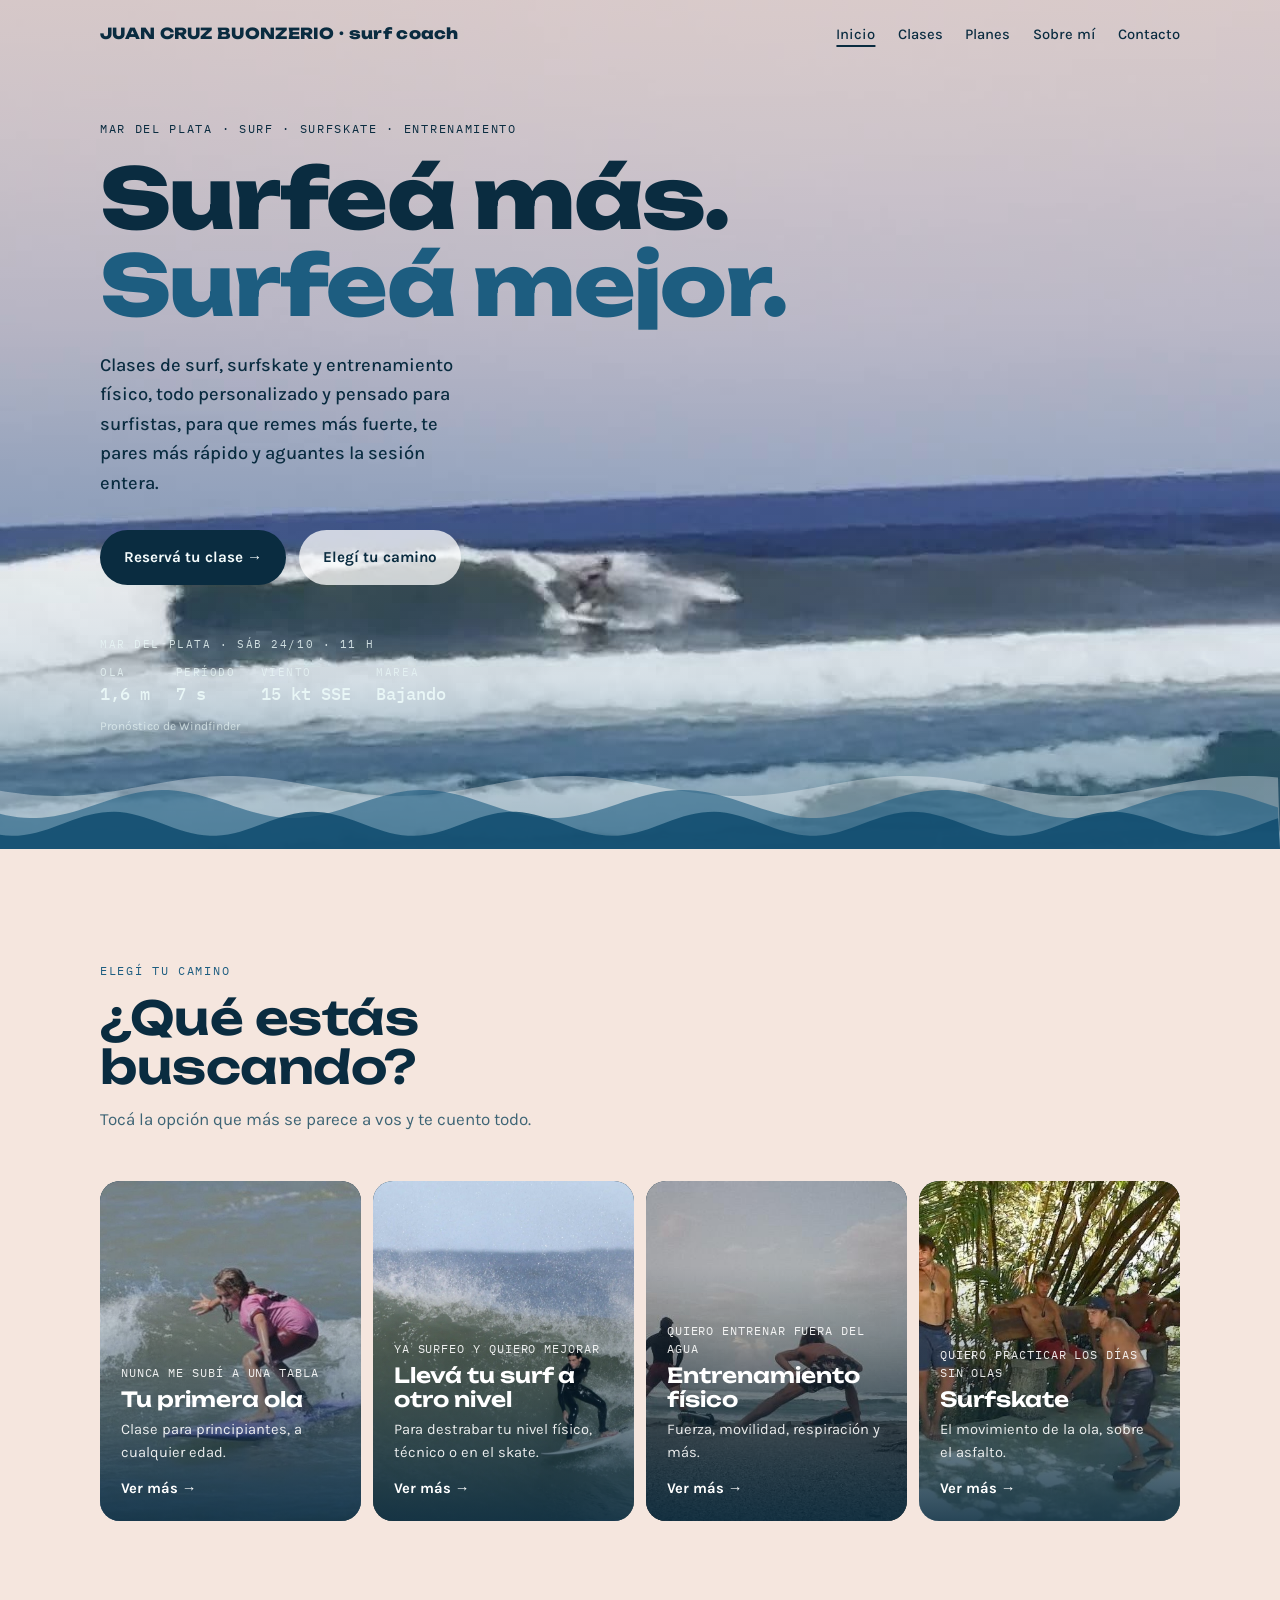
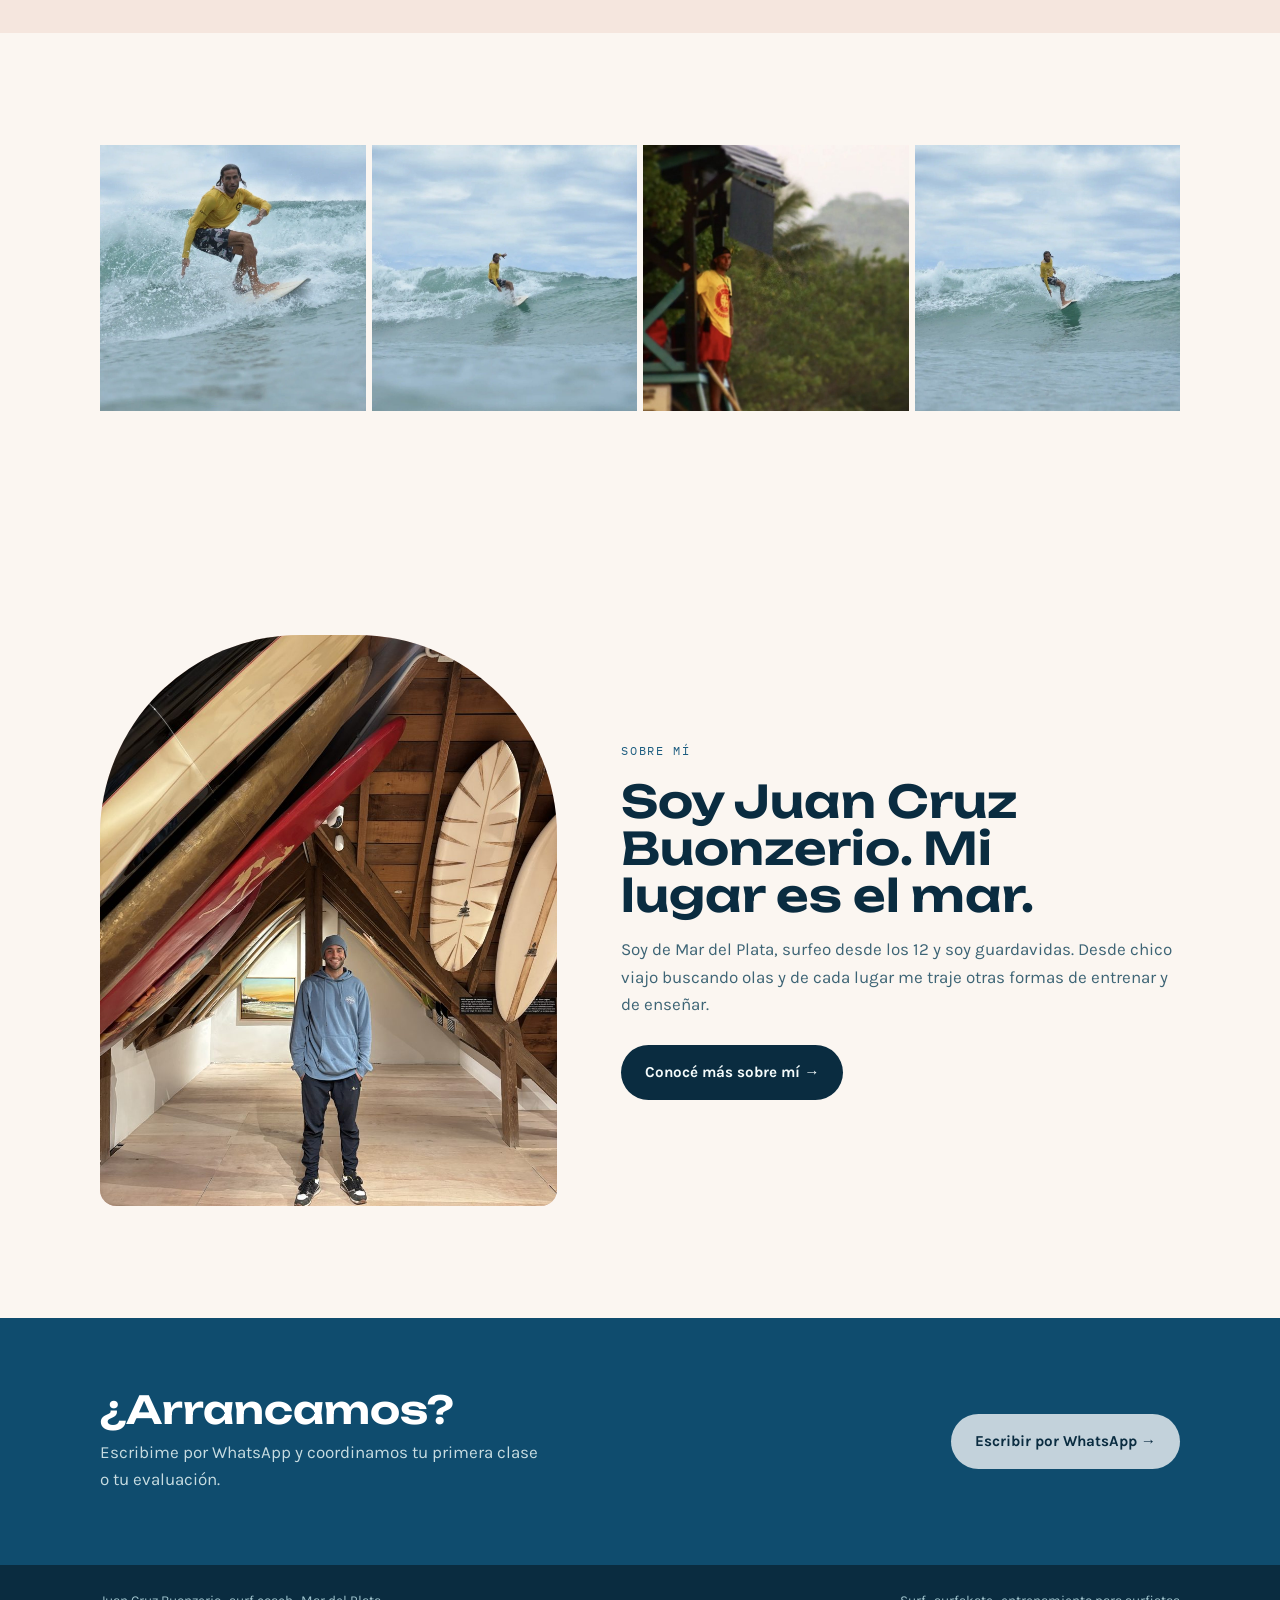
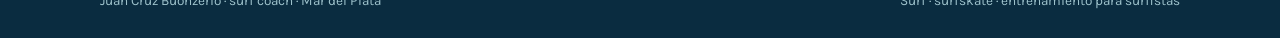
<file: index.html>
<!doctype html>
<html lang="es-AR"><head><meta charset="utf-8"><meta name="viewport" content="width=device-width,initial-scale=1,viewport-fit=cover">
<title>Clases de surf en Mar del Plata · Juan Cruz Buonzerio surf coach</title>
<!-- SEO -->
<meta name="description" content="Clases de surf, surfskate y entrenamiento físico para surfistas en Mar del Plata. Planes personalizados para principiantes y surfistas con experiencia, chicos y adultos.">
<meta name="keywords" content="clases de surf Mar del Plata, escuela de surf Mar del Plata, surf coach Mar del Plata, clases de surfskate Mar del Plata, entrenamiento para surfistas, Juan Cruz Buonzerio">
<meta name="author" content="Juan Cruz Buonzerio">
<meta property="og:type" content="website">
<meta property="og:locale" content="es_AR">
<meta property="og:site_name" content="Juan Cruz Buonzerio · Surf coach">
<meta property="og:title" content="Clases de surf en Mar del Plata · Juan Cruz Buonzerio surf coach">
<meta property="og:description" content="Clases de surf, surfskate y entrenamiento físico para surfistas en Mar del Plata. Planes personalizados para principiantes y surfistas con experiencia, chicos y adultos.">
<meta property="og:image" content="img/hero-poster.jpg">
<meta name="twitter:card" content="summary_large_image">
<meta name="twitter:title" content="Clases de surf en Mar del Plata · Juan Cruz Buonzerio surf coach">
<meta name="twitter:description" content="Clases de surf, surfskate y entrenamiento físico para surfistas en Mar del Plata. Planes personalizados para principiantes y surfistas con experiencia, chicos y adultos.">
<meta name="twitter:image" content="img/hero-poster.jpg">
<script type="application/ld+json">{"@context": "https://schema.org", "@type": "SportsActivityLocation", "name": "Juan Cruz Buonzerio · Surf coach", "description": "Clases de surf, surfskate y entrenamiento físico para surfistas en Mar del Plata.", "telephone": "+54 9 223 668-3884", "address": {"@type": "PostalAddress", "addressLocality": "Mar del Plata", "addressRegion": "Buenos Aires", "addressCountry": "AR"}, "areaServed": "Mar del Plata", "sameAs": ["https://instagram.com/juanbuonzerio"], "founder": {"@type": "Person", "name": "Juan Cruz Buonzerio", "jobTitle": "Surf coach y guardavidas"}}</script>
<!-- /SEO -->
<link rel="preconnect" href="https://fonts.googleapis.com">
<link rel="preconnect" href="https://fonts.gstatic.com" crossorigin>
<link rel="stylesheet" href="https://fonts.googleapis.com/css2?family=Unbounded:wght@400;600;800&family=Karla:wght@400;500;700&family=IBM+Plex+Mono:wght@400;500&display=swap">
<link rel="stylesheet" href="style.css">
<style>body{margin:0}</style>
</head><body>
<header class="hero">
  <video class="hero-video" src="img/hero.mp4" poster="img/hero-poster.jpg" autoplay muted loop playsinline aria-hidden="true"></video>
  <div class="hero-tint" aria-hidden="true"></div>
  <div class="wrap">
    <nav class="nav">
      <a class="brand" href="index.html" style="text-decoration:none">JUAN CRUZ BUONZERIO · surf coach</a>
      <div class="nav-links">
        <a href="index.html" aria-current="page">Inicio</a>
        <a href="clases.html">Clases</a>
        <a href="planes.html">Planes</a>
        <a href="sobre-mi.html">Sobre mí</a>
        <a href="contacto.html">Contacto</a>
      </div>
    </nav>
    <div class="hero-copy">
      <p class="label" style="margin-bottom:1rem">Mar del Plata · surf · surfskate · entrenamiento</p>
      <h1>Surfeá más. <span>Surfeá mejor.</span></h1>
      <p class="lead">Clases de surf, surfskate y entrenamiento físico, todo personalizado y pensado para surfistas, para que remes más fuerte, te pares más rápido y aguantes la sesión entera.</p>
      <div class="hero-actions">
        <a class="btn btn-dark" href="contacto.html">Reservá tu clase →</a>
        <a class="btn btn-light" href="#camino">Elegí tu camino</a>
      </div>
    </div>
    <div class="conditions-wrap">
      <p class="label conditions-title" data-k="title">Mar del Plata · sáb 24/10 · 11 h</p>
      <div class="conditions" aria-label="Condiciones en Mar del Plata">
        <div><span class="label">Ola</span><strong data-k="ola">1,6 m</strong></div>
        <div><span class="label">Período</span><strong data-k="periodo">7 s</strong></div>
        <div><span class="label">Viento</span><strong data-k="viento">15 kt SSE</strong></div>
        <div><span class="label">Marea</span><strong data-k="marea">Bajando</strong></div>
      </div>
      <p class="conditions-src" data-k="src">Pronóstico de Windfinder</p>
    </div>
  </div>
  <canvas class="waves" aria-hidden="true"></canvas>
</header>
<main>
  <section class="block levels-bg" id="camino">
    <div class="wrap">
      <div class="section-head">
        <p class="label">Elegí tu camino</p>
        <h2>¿Qué estás buscando?</h2>
        <p>Tocá la opción que más se parece a vos y te cuento todo.</p>
      </div>
      <div class="paths">
        <a class="path" href="primera-ola.html">
          <img src="img/clase-ola-nena.jpg" alt="" loading="lazy">
          <span class="path-body"><span class="path-q">Nunca me subí a una tabla</span><strong>Tu primera ola</strong><span class="path-d">Clase para principiantes, a cualquier edad.</span><span class="path-go">Ver más →</span></span>
        </a>
        <a class="path" href="otro-nivel.html">
          <img src="img/tubo.jpg" alt="" loading="lazy">
          <span class="path-body"><span class="path-q">Ya surfeo y quiero mejorar</span><strong>Llevá tu surf a otro nivel</strong><span class="path-d">Para destrabar tu nivel físico, técnico o en el skate.</span><span class="path-go">Ver más →</span></span>
        </a>
        <a class="path" href="entrenamiento.html">
          <img src="img/elongacion-playa.jpg" alt="" loading="lazy">
          <span class="path-body"><span class="path-q">Quiero entrenar fuera del agua</span><strong>Entrenamiento físico</strong><span class="path-d">Fuerza, movilidad, respiración y más.</span><span class="path-go">Ver más →</span></span>
        </a>
        <a class="path" href="surfskate.html">
          <img src="img/surfskate-selva.jpg" alt="" loading="lazy">
          <span class="path-body"><span class="path-q">Quiero practicar los días sin olas</span><strong>Surfskate</strong><span class="path-d">El movimiento de la ola, sobre el asfalto.</span><span class="path-go">Ver más →</span></span>
        </a>
      </div>
    </div>
  </section>

  <section class="surf-strip-wrap" style="padding-top:clamp(4rem,9vw,7rem)" aria-label="Juan Cruz surfeando">
    <div class="wrap">
      <div class="surf-strip">
        <img src="img/surf-cerca.jpg" alt="Juan Cruz girando en la ola" loading="lazy">
        <img src="img/ola-2.jpg" alt="Juan Cruz en la cresta de la ola" loading="lazy">
        <img src="img/guardavidas.jpg" alt="Juan Cruz trabajando de guardavidas" loading="lazy">
        <img src="img/ola-3.jpg" alt="Juan Cruz bajando la ola" loading="lazy">
      </div>
    </div>
  </section>

  <section class="block">
    <div class="wrap about">
      <div class="portrait"><img src="img/juan.jpg" alt="Juan Cruz Buonzerio entre tablas de surf"></div>
      <div class="about-text">
        <p class="label" style="color:var(--teal)">Sobre mí</p>
        <h2>Soy Juan Cruz Buonzerio. Mi lugar es el mar.</h2>
        <p>Soy de Mar del Plata, surfeo desde los 12 y soy guardavidas. Desde chico viajo buscando olas y de cada lugar me traje otras formas de entrenar y de enseñar.</p>
        <a class="btn btn-dark about-cta" href="sobre-mi.html">Conocé más sobre mí →</a>
      </div>
    </div>
  </section>

  <section class="cta-band">
    <div class="wrap">
      <div>
        <h2>¿Arrancamos?</h2>
        <p>Escribime por WhatsApp y coordinamos tu primera clase o tu evaluación.</p>
      </div>
      <div class="actions">
        <a class="btn btn-light" href="https://wa.me/5492236683884?text=Hola%20Juan%20Cruz!%20Quiero%20info%20sobre%20las%20clases%20de%20surf%20y%20el%20entrenamiento." target="_blank" rel="noopener noreferrer">Escribir por WhatsApp →</a>
      </div>
    </div>
  </section>

</main>
<footer><div class="wrap"><span>Juan Cruz Buonzerio · surf coach · Mar del Plata</span><span>Surf · surfskate · entrenamiento para surfistas</span></div></footer>
<script src="main.js"></script>
</body></html>
</file>
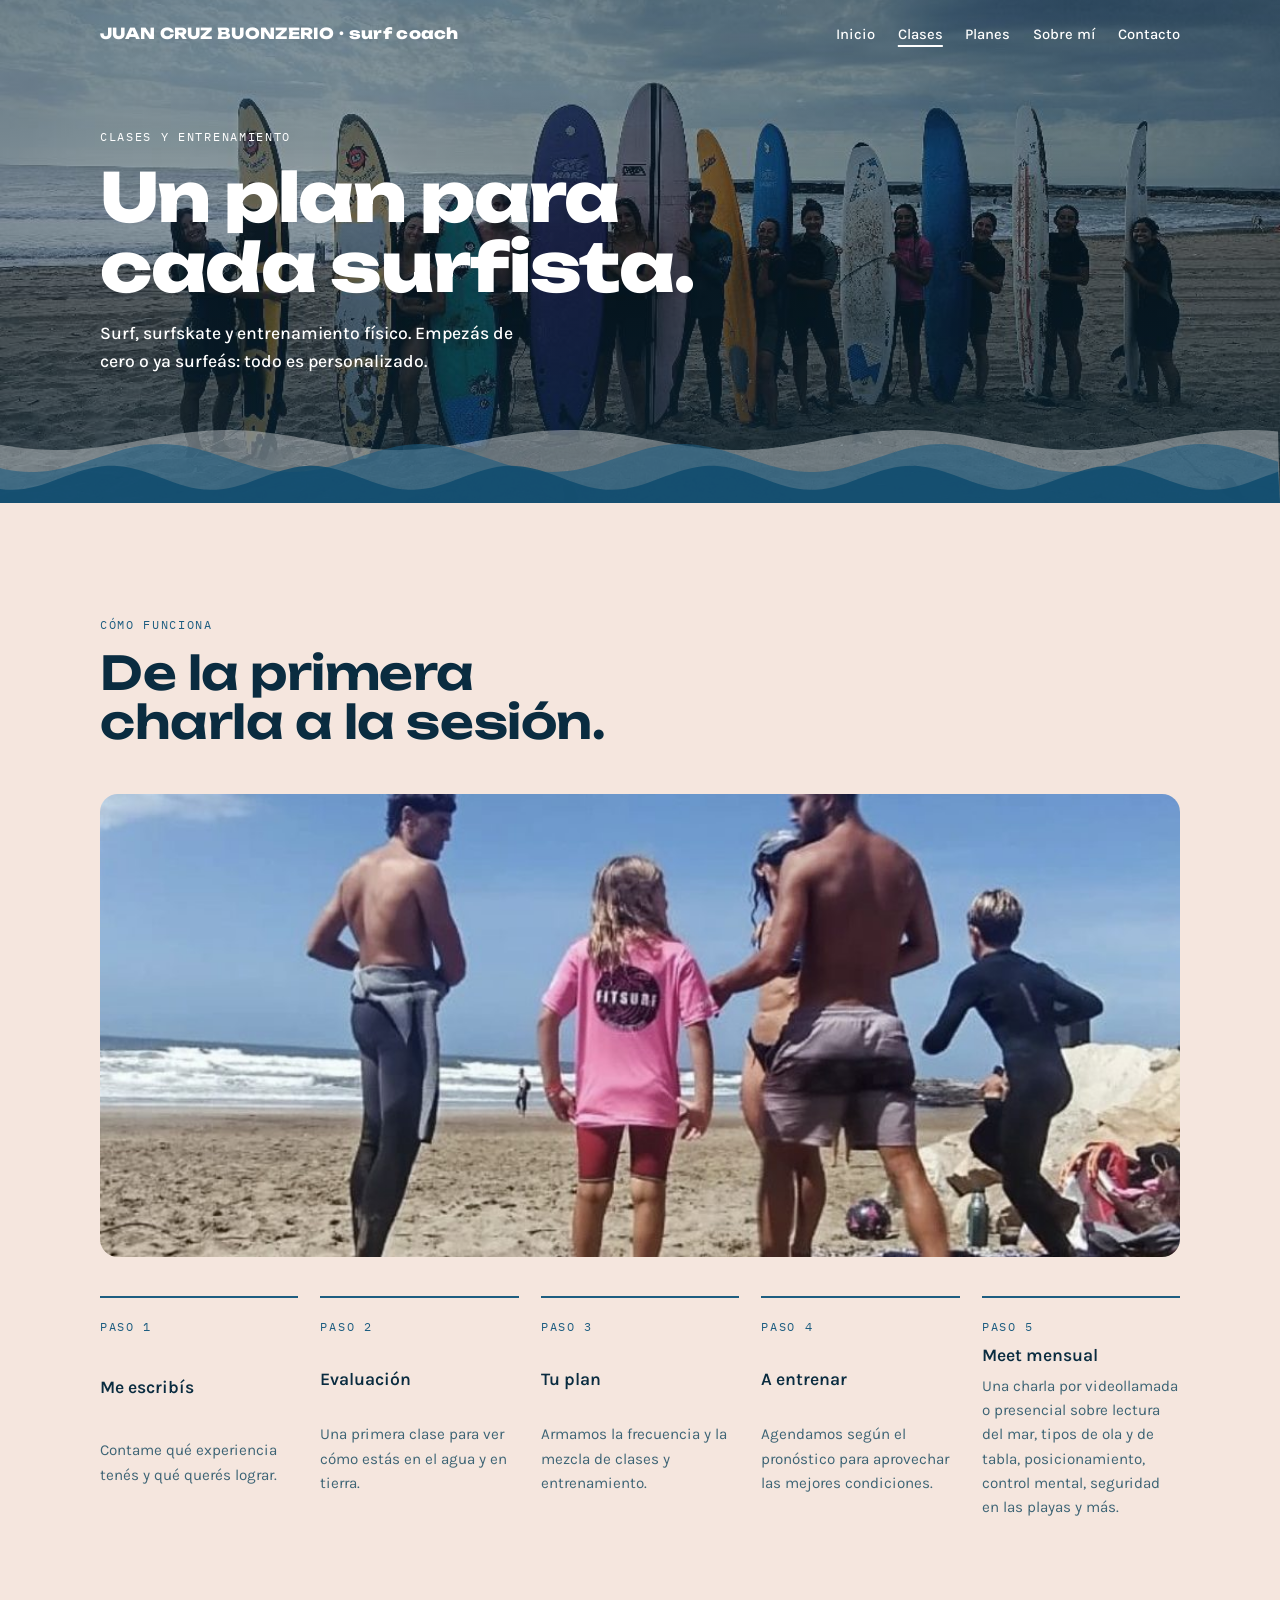
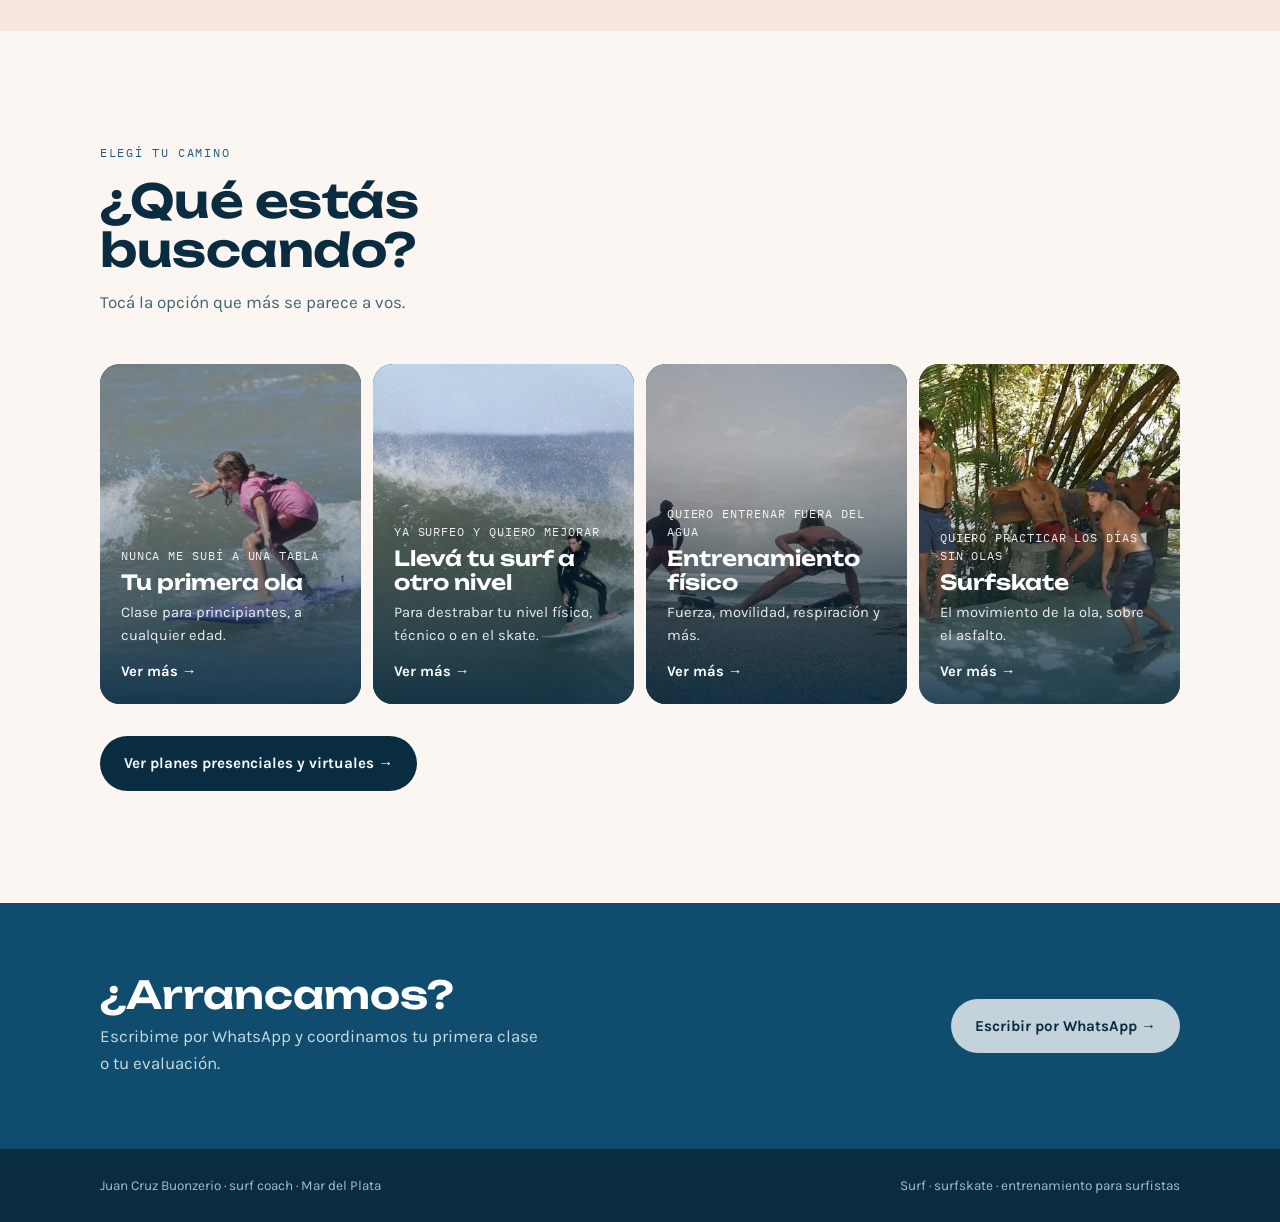
<file: clases.html>
<!doctype html>
<html lang="es-AR"><head><meta charset="utf-8"><meta name="viewport" content="width=device-width,initial-scale=1,viewport-fit=cover">
<title>Clases de surf, surfskate y entrenamiento en Mar del Plata · Juan Cruz</title>
<!-- SEO -->
<meta name="description" content="Un plan para cada surfista: clases de surf para principiantes y avanzados, surfskate y entrenamiento físico en Mar del Plata. Todo personalizado.">
<meta name="keywords" content="clases de surf Mar del Plata, escuela de surf Mar del Plata, surf coach Mar del Plata, clases de surfskate Mar del Plata, entrenamiento para surfistas, Juan Cruz Buonzerio, clases de surf para principiantes, clases de surf para chicos, clases de surf para adultos">
<meta name="author" content="Juan Cruz Buonzerio">
<meta property="og:type" content="website">
<meta property="og:locale" content="es_AR">
<meta property="og:site_name" content="Juan Cruz Buonzerio · Surf coach">
<meta property="og:title" content="Clases de surf, surfskate y entrenamiento en Mar del Plata · Juan Cruz">
<meta property="og:description" content="Un plan para cada surfista: clases de surf para principiantes y avanzados, surfskate y entrenamiento físico en Mar del Plata. Todo personalizado.">
<meta property="og:image" content="img/grupo-tablas.jpg">
<meta name="twitter:card" content="summary_large_image">
<meta name="twitter:title" content="Clases de surf, surfskate y entrenamiento en Mar del Plata · Juan Cruz">
<meta name="twitter:description" content="Un plan para cada surfista: clases de surf para principiantes y avanzados, surfskate y entrenamiento físico en Mar del Plata. Todo personalizado.">
<meta name="twitter:image" content="img/grupo-tablas.jpg">
<!-- /SEO -->
<link rel="preconnect" href="https://fonts.googleapis.com">
<link rel="preconnect" href="https://fonts.gstatic.com" crossorigin>
<link rel="stylesheet" href="https://fonts.googleapis.com/css2?family=Unbounded:wght@400;600;800&family=Karla:wght@400;500;700&family=IBM+Plex+Mono:wght@400;500&display=swap">
<link rel="stylesheet" href="style.css">
<style>body{margin:0}</style>
</head><body>
<header class="page-head page-head-photo">
  <img class="head-bg" src="img/grupo-tablas.jpg" alt="" aria-hidden="true">
  <div class="head-tint" aria-hidden="true"></div>
  <div class="wrap">
    <nav class="nav">
      <a class="brand" href="index.html" style="text-decoration:none">JUAN CRUZ BUONZERIO · surf coach</a>
      <div class="nav-links">
        <a href="index.html">Inicio</a>
        <a href="clases.html" aria-current="page">Clases</a>
        <a href="planes.html">Planes</a>
        <a href="sobre-mi.html">Sobre mí</a>
        <a href="contacto.html">Contacto</a>
      </div>
    </nav>
    <div class="page-title">
      <p class="label" style="margin-bottom:1rem">Clases y entrenamiento</p>
      <h1>Un plan para cada surfista.</h1>
      <p class="lead">Surf, surfskate y entrenamiento físico. Empezás de cero o ya surfeás: todo es personalizado.</p>
    </div>
  </div>
  <canvas class="waves" aria-hidden="true"></canvas>
</header>
<main>
  <section class="block levels-bg" id="como-funciona">
    <div class="wrap">
      <div class="section-head">
        <p class="label">Cómo funciona</p>
        <h2>De la primera charla a la sesión.</h2>
      </div>
      <img class="steps-img" src="img/clase-grupo.jpg" alt="Clase de surf en grupo en la playa" loading="lazy">
      <div class="steps">
        <div class="step"><span class="label">Paso 1</span><h3>Me escribís</h3><p>Contame qué experiencia tenés y qué querés lograr.</p></div>
        <div class="step"><span class="label">Paso 2</span><h3>Evaluación</h3><p>Una primera clase para ver cómo estás en el agua y en tierra.</p></div>
        <div class="step"><span class="label">Paso 3</span><h3>Tu plan</h3><p>Armamos la frecuencia y la mezcla de clases y entrenamiento.</p></div>
        <div class="step"><span class="label">Paso 4</span><h3>A entrenar</h3><p>Agendamos según el pronóstico para aprovechar las mejores condiciones.</p></div>
        <div class="step"><span class="label">Paso 5</span><h3>Meet mensual</h3><p>Una charla por videollamada o presencial sobre lectura del mar, tipos de ola y de tabla, posicionamiento, control mental, seguridad en las playas y más.</p></div>
      </div>
    </div>
  </section>

  <section class="block" id="camino">
    <div class="wrap">
      <div class="section-head">
        <p class="label">Elegí tu camino</p>
        <h2>¿Qué estás buscando?</h2>
        <p>Tocá la opción que más se parece a vos.</p>
      </div>
      <div class="paths">
        <a class="path" href="primera-ola.html">
          <img src="img/clase-ola-nena.jpg" alt="" loading="lazy">
          <span class="path-body"><span class="path-q">Nunca me subí a una tabla</span><strong>Tu primera ola</strong><span class="path-d">Clase para principiantes, a cualquier edad.</span><span class="path-go">Ver más →</span></span>
        </a>
        <a class="path" href="otro-nivel.html">
          <img src="img/tubo.jpg" alt="" loading="lazy">
          <span class="path-body"><span class="path-q">Ya surfeo y quiero mejorar</span><strong>Llevá tu surf a otro nivel</strong><span class="path-d">Para destrabar tu nivel físico, técnico o en el skate.</span><span class="path-go">Ver más →</span></span>
        </a>
        <a class="path" href="entrenamiento.html">
          <img src="img/elongacion-playa.jpg" alt="" loading="lazy">
          <span class="path-body"><span class="path-q">Quiero entrenar fuera del agua</span><strong>Entrenamiento físico</strong><span class="path-d">Fuerza, movilidad, respiración y más.</span><span class="path-go">Ver más →</span></span>
        </a>
        <a class="path" href="surfskate.html">
          <img src="img/surfskate-selva.jpg" alt="" loading="lazy">
          <span class="path-body"><span class="path-q">Quiero practicar los días sin olas</span><strong>Surfskate</strong><span class="path-d">El movimiento de la ola, sobre el asfalto.</span><span class="path-go">Ver más →</span></span>
        </a>
      </div>
    </div>
    <div class="wrap" style="margin-top:2rem"><a class="btn btn-dark" href="planes.html">Ver planes presenciales y virtuales →</a></div>
  </section>

  <section class="cta-band">
    <div class="wrap">
      <div>
        <h2>¿Arrancamos?</h2>
        <p>Escribime por WhatsApp y coordinamos tu primera clase o tu evaluación.</p>
      </div>
      <div class="actions">
        <a class="btn btn-light" href="https://wa.me/5492236683884?text=Hola%20Juan%20Cruz!%20Quiero%20info%20sobre%20las%20clases%20de%20surf%20y%20el%20entrenamiento." target="_blank" rel="noopener noreferrer">Escribir por WhatsApp →</a>
      </div>
    </div>
  </section>

</main>
<footer><div class="wrap"><span>Juan Cruz Buonzerio · surf coach · Mar del Plata</span><span>Surf · surfskate · entrenamiento para surfistas</span></div></footer>
<script src="main.js"></script>
</body></html>
</file>
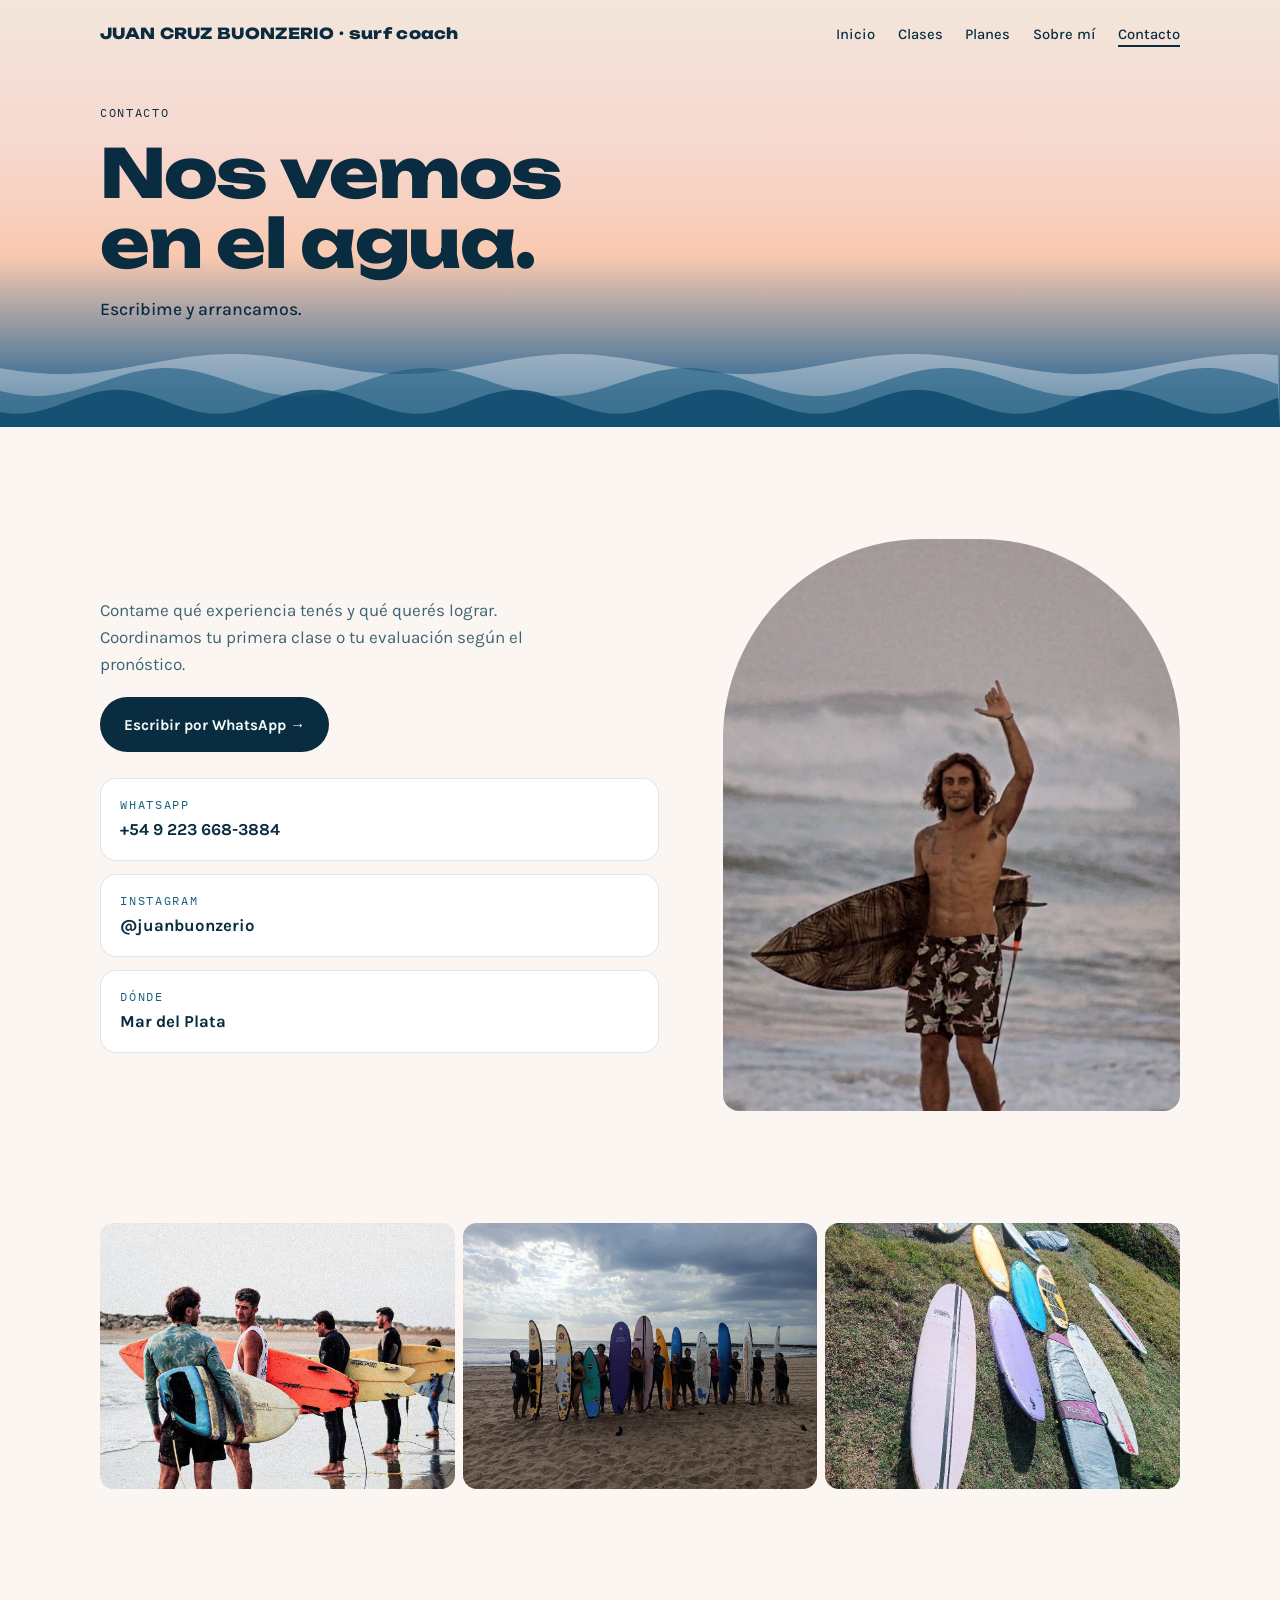
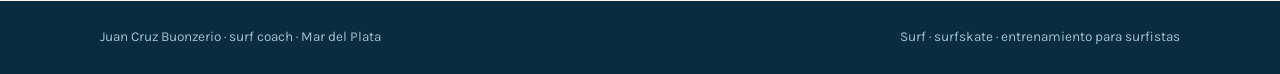
<file: contacto.html>
<!doctype html>
<html lang="es-AR"><head><meta charset="utf-8"><meta name="viewport" content="width=device-width,initial-scale=1,viewport-fit=cover">
<title>Contacto · Clases de surf en Mar del Plata · Juan Cruz</title>
<!-- SEO -->
<meta name="description" content="Escribime por WhatsApp e Instagram (@juanbuonzerio) y coordinamos tu clase de surf, surfskate o entrenamiento en Mar del Plata.">
<meta name="keywords" content="clases de surf Mar del Plata, escuela de surf Mar del Plata, surf coach Mar del Plata, clases de surfskate Mar del Plata, entrenamiento para surfistas, Juan Cruz Buonzerio, reservar clase de surf Mar del Plata">
<meta name="author" content="Juan Cruz Buonzerio">
<meta property="og:type" content="website">
<meta property="og:locale" content="es_AR">
<meta property="og:site_name" content="Juan Cruz Buonzerio · Surf coach">
<meta property="og:title" content="Contacto · Clases de surf en Mar del Plata · Juan Cruz">
<meta property="og:description" content="Escribime por WhatsApp e Instagram (@juanbuonzerio) y coordinamos tu clase de surf, surfskate o entrenamiento en Mar del Plata.">
<meta property="og:image" content="img/saludo.jpg">
<meta name="twitter:card" content="summary_large_image">
<meta name="twitter:title" content="Contacto · Clases de surf en Mar del Plata · Juan Cruz">
<meta name="twitter:description" content="Escribime por WhatsApp e Instagram (@juanbuonzerio) y coordinamos tu clase de surf, surfskate o entrenamiento en Mar del Plata.">
<meta name="twitter:image" content="img/saludo.jpg">
<!-- /SEO -->
<link rel="preconnect" href="https://fonts.googleapis.com">
<link rel="preconnect" href="https://fonts.gstatic.com" crossorigin>
<link rel="stylesheet" href="https://fonts.googleapis.com/css2?family=Unbounded:wght@400;600;800&family=Karla:wght@400;500;700&family=IBM+Plex+Mono:wght@400;500&display=swap">
<link rel="stylesheet" href="style.css">
<style>body{margin:0}</style>
</head><body>
<header class="page-head">
  <div class="wrap">
    <nav class="nav">
      <a class="brand" href="index.html" style="text-decoration:none">JUAN CRUZ BUONZERIO · surf coach</a>
      <div class="nav-links">
        <a href="index.html">Inicio</a>
        <a href="clases.html">Clases</a>
        <a href="planes.html">Planes</a>
        <a href="sobre-mi.html">Sobre mí</a>
        <a href="contacto.html" aria-current="page">Contacto</a>
      </div>
    </nav>
    <div class="page-title">
      <p class="label" style="margin-bottom:1rem">Contacto</p>
      <h1>Nos vemos en el agua.</h1>
      <p class="lead">Escribime y arrancamos.</p>
    </div>
  </div>
  <canvas class="waves" aria-hidden="true"></canvas>
</header>
<main>
  <section class="block">
    <div class="wrap contact-wrap">
      <div class="contact-text">
        <p>Contame qué experiencia tenés y qué querés lograr. Coordinamos tu primera clase o tu evaluación según el pronóstico.</p>
        <a class="btn btn-dark" href="https://wa.me/5492236683884?text=Hola%20Juan%20Cruz!%20Quiero%20info%20sobre%20las%20clases%20de%20surf%20y%20el%20entrenamiento." target="_blank" rel="noopener noreferrer">Escribir por WhatsApp →</a>
        <div class="contact-cards">
          <a class="contact-card" href="https://wa.me/5492236683884?text=Hola%20Juan%20Cruz!%20Quiero%20info%20sobre%20las%20clases%20de%20surf%20y%20el%20entrenamiento." target="_blank" rel="noopener noreferrer"><span class="label">WhatsApp</span><strong>+54 9 223 668-3884</strong></a>
          <a class="contact-card" href="https://instagram.com/juanbuonzerio" target="_blank" rel="noopener noreferrer"><span class="label">Instagram</span><strong>@juanbuonzerio</strong></a>
          <div class="contact-card"><span class="label">Dónde</span><strong>Mar del Plata</strong></div>
        </div>
      </div>
      <img class="cta-img" src="img/saludo.jpg" alt="Juan Cruz saludando con su tabla en la orilla" loading="lazy">
    </div>
  </section>

  <section class="contact-photos" aria-label="Clases en la playa">
    <div class="wrap">
      <div class="photo-pair">
        <img src="img/surfistas-orilla.jpg" alt="Surfistas con sus tablas en la orilla" loading="lazy">
        <img src="img/grupo-tablas.jpg" alt="Grupo de alumnos con tablas en la playa" loading="lazy">
        <img src="img/tablas-pasto.jpg" alt="Tablas de surf listas sobre el pasto frente a la playa" loading="lazy">
      </div>
    </div>
  </section>
</main>
<footer><div class="wrap"><span>Juan Cruz Buonzerio · surf coach · Mar del Plata</span><span>Surf · surfskate · entrenamiento para surfistas</span></div></footer>
<script src="main.js"></script>
</body></html>
</file>
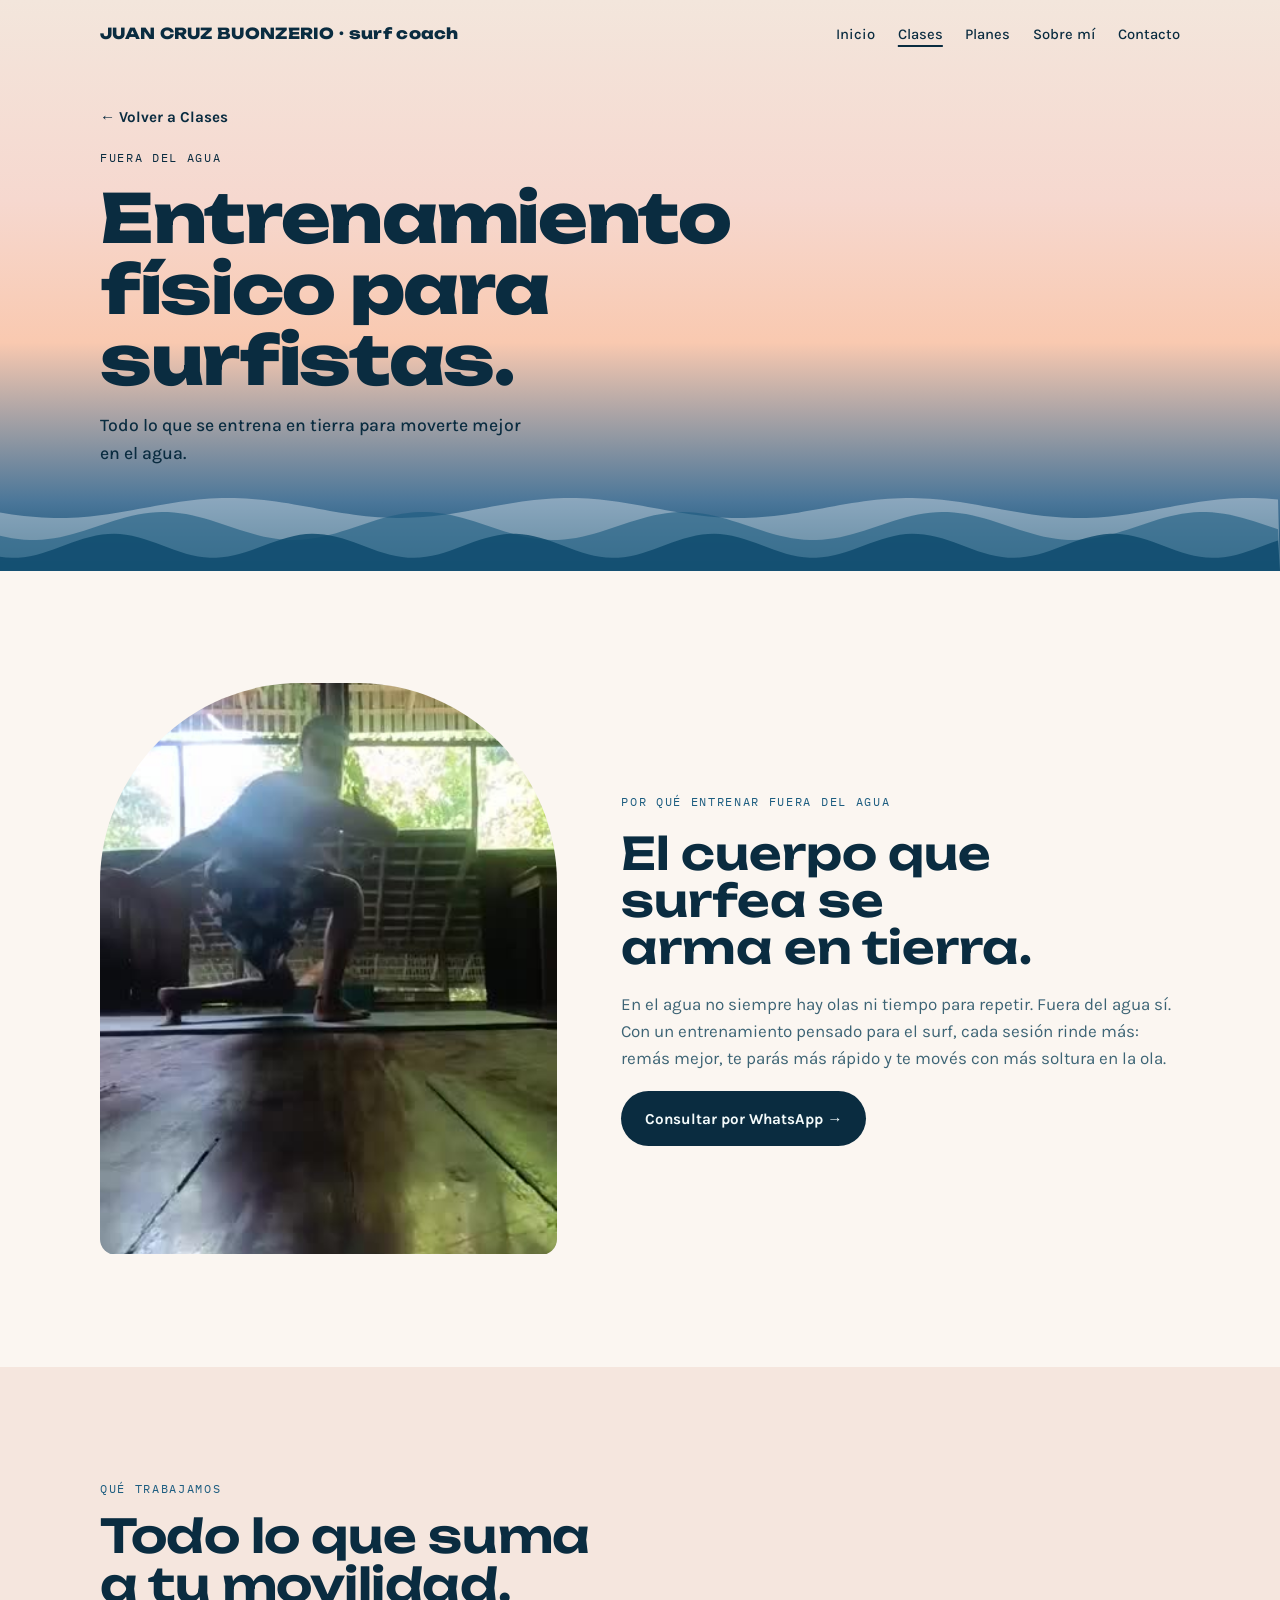
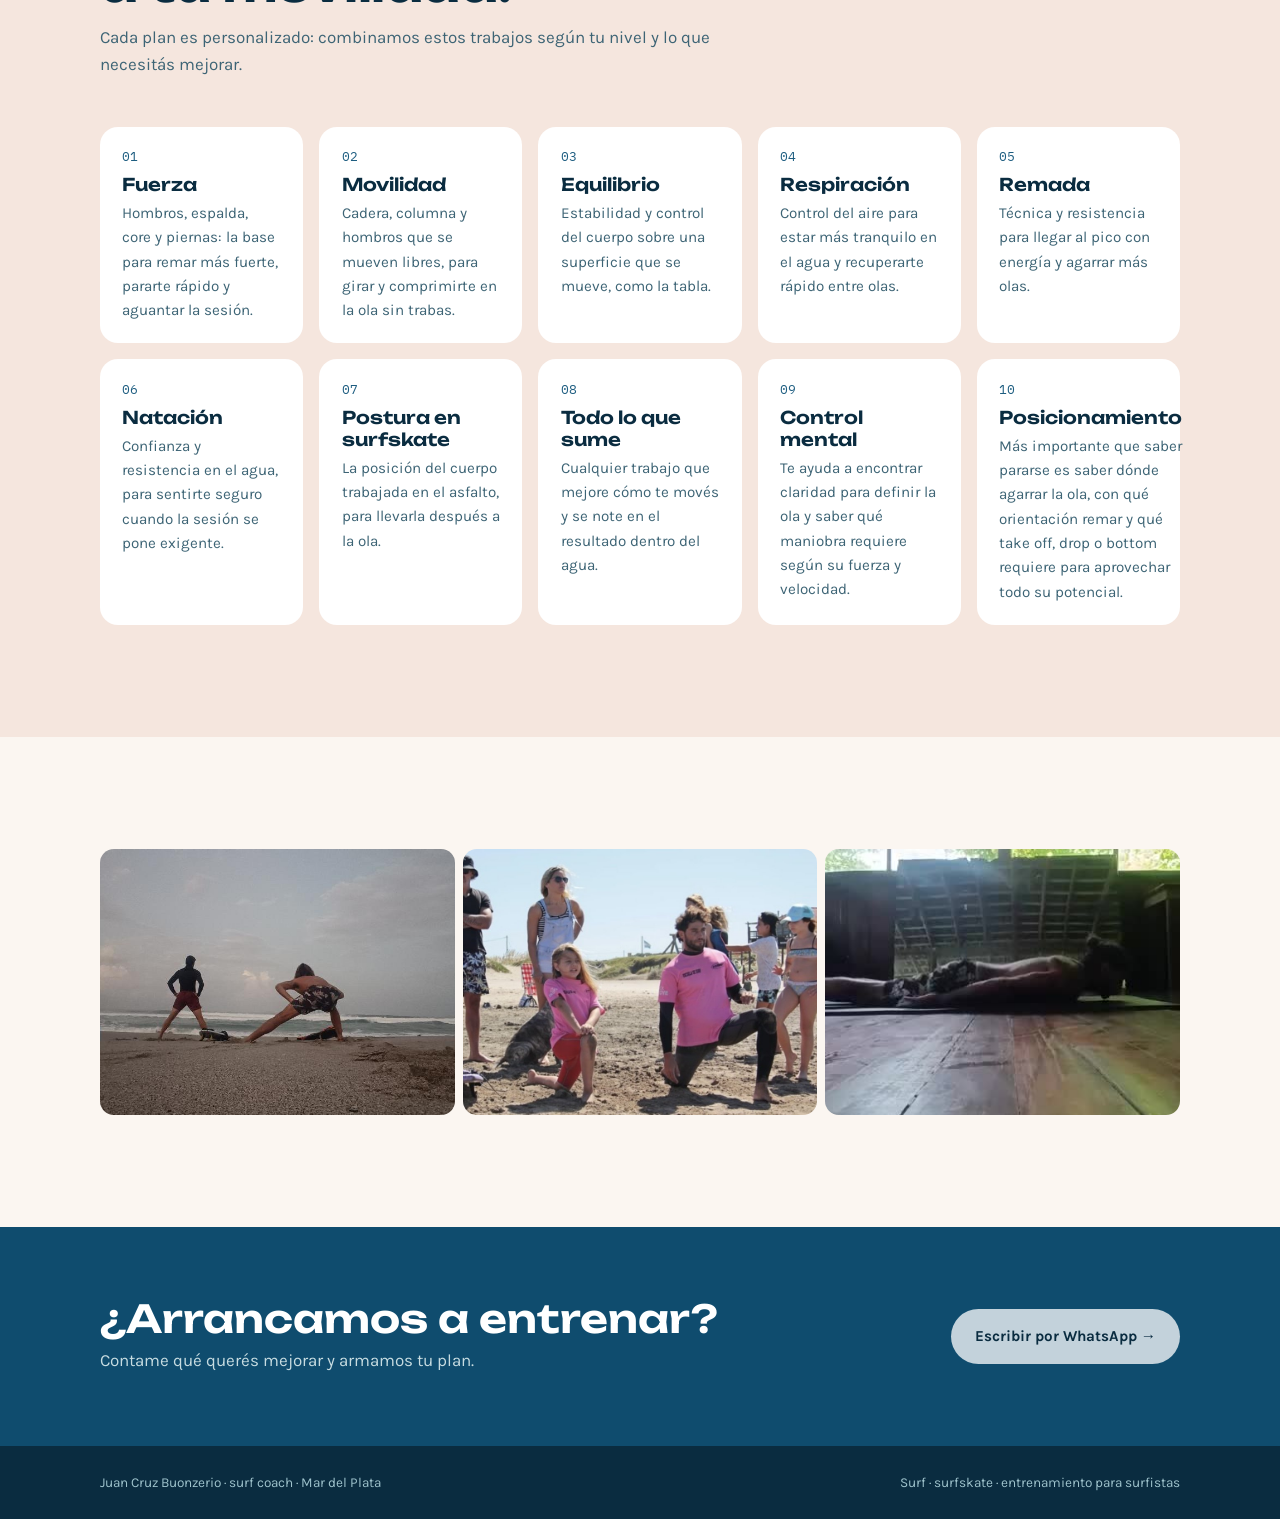
<file: entrenamiento.html>
<!doctype html>
<html lang="es-AR"><head><meta charset="utf-8"><meta name="viewport" content="width=device-width,initial-scale=1,viewport-fit=cover">
<title>Entrenamiento físico para surfistas en Mar del Plata · Juan Cruz</title>
<!-- SEO -->
<meta name="description" content="Fuerza, movilidad, equilibrio, respiración, remada, natación, control mental y posicionamiento: todo lo que se entrena fuera del agua para surfear mejor.">
<meta name="keywords" content="clases de surf Mar del Plata, escuela de surf Mar del Plata, surf coach Mar del Plata, clases de surfskate Mar del Plata, entrenamiento para surfistas, Juan Cruz Buonzerio, entrenamiento funcional surf, movilidad surf, remada surf, preparación física surf">
<meta name="author" content="Juan Cruz Buonzerio">
<meta property="og:type" content="website">
<meta property="og:locale" content="es_AR">
<meta property="og:site_name" content="Juan Cruz Buonzerio · Surf coach">
<meta property="og:title" content="Entrenamiento físico para surfistas en Mar del Plata · Juan Cruz">
<meta property="og:description" content="Fuerza, movilidad, equilibrio, respiración, remada, natación, control mental y posicionamiento: todo lo que se entrena fuera del agua para surfear mejor.">
<meta property="og:image" content="img/elongacion-playa.jpg">
<meta name="twitter:card" content="summary_large_image">
<meta name="twitter:title" content="Entrenamiento físico para surfistas en Mar del Plata · Juan Cruz">
<meta name="twitter:description" content="Fuerza, movilidad, equilibrio, respiración, remada, natación, control mental y posicionamiento: todo lo que se entrena fuera del agua para surfear mejor.">
<meta name="twitter:image" content="img/elongacion-playa.jpg">
<!-- /SEO -->
<link rel="preconnect" href="https://fonts.googleapis.com">
<link rel="preconnect" href="https://fonts.gstatic.com" crossorigin>
<link rel="stylesheet" href="https://fonts.googleapis.com/css2?family=Unbounded:wght@400;600;800&family=Karla:wght@400;500;700&family=IBM+Plex+Mono:wght@400;500&display=swap">
<link rel="stylesheet" href="style.css">
<style>body{margin:0}</style>
</head><body>
<header class="page-head">
  <div class="wrap">
    <nav class="nav">
      <a class="brand" href="index.html" style="text-decoration:none">JUAN CRUZ BUONZERIO · surf coach</a>
      <div class="nav-links">
        <a href="index.html">Inicio</a>
        <a href="clases.html" aria-current="page">Clases</a>
        <a href="planes.html">Planes</a>
        <a href="sobre-mi.html">Sobre mí</a>
        <a href="contacto.html">Contacto</a>
      </div>
    </nav>
    <div class="page-title">
      <a class="back-link" href="clases.html">← Volver a Clases</a>
      <p class="label" style="margin-bottom:1rem">Fuera del agua</p>
      <h1>Entrenamiento físico para surfistas.</h1>
      <p class="lead">Todo lo que se entrena en tierra para moverte mejor en el agua.</p>
    </div>
  </div>
  <canvas class="waves" aria-hidden="true"></canvas>
</header>
<main>
  <section class="block">
    <div class="wrap detail">
      <video class="detail-img" src="img/entreno.mp4" poster="img/entreno.jpg" autoplay muted loop playsinline aria-label="Juan Cruz practicando el pop-up en el piso"></video>
      <div class="detail-text">
        <p class="label" style="color:var(--teal)">Por qué entrenar fuera del agua</p>
        <h2>El cuerpo que surfea se arma en tierra.</h2>
        <p style="color:var(--ink-soft)">En el agua no siempre hay olas ni tiempo para repetir. Fuera del agua sí. Con un entrenamiento pensado para el surf, cada sesión rinde más: remás mejor, te parás más rápido y te movés con más soltura en la ola.</p>
        <a class="btn btn-dark" href="https://wa.me/5492236683884?text=Hola%20Juan%20Cruz%21%20Quiero%20info%20sobre%20el%20entrenamiento%20f%C3%ADsico." target="_blank" rel="noopener noreferrer">Consultar por WhatsApp →</a>
      </div>
    </div>
  </section>

  <section class="block levels-bg">
    <div class="wrap">
      <div class="section-head">
        <p class="label">Qué trabajamos</p>
        <h2>Todo lo que suma a tu movilidad.</h2>
        <p>Cada plan es personalizado: combinamos estos trabajos según tu nivel y lo que necesitás mejorar.</p>
      </div>
      <div class="info-grid work-grid">
        <div class="info-card work-card"><span class="work-num">01</span><strong>Fuerza</strong><p>Hombros, espalda, core y piernas: la base para remar más fuerte, pararte rápido y aguantar la sesión.</p></div>
        <div class="info-card work-card"><span class="work-num">02</span><strong>Movilidad</strong><p>Cadera, columna y hombros que se mueven libres, para girar y comprimirte en la ola sin trabas.</p></div>
        <div class="info-card work-card"><span class="work-num">03</span><strong>Equilibrio</strong><p>Estabilidad y control del cuerpo sobre una superficie que se mueve, como la tabla.</p></div>
        <div class="info-card work-card"><span class="work-num">04</span><strong>Respiración</strong><p>Control del aire para estar más tranquilo en el agua y recuperarte rápido entre olas.</p></div>
        <div class="info-card work-card"><span class="work-num">05</span><strong>Remada</strong><p>Técnica y resistencia para llegar al pico con energía y agarrar más olas.</p></div>
        <div class="info-card work-card"><span class="work-num">06</span><strong>Natación</strong><p>Confianza y resistencia en el agua, para sentirte seguro cuando la sesión se pone exigente.</p></div>
        <div class="info-card work-card"><span class="work-num">07</span><strong>Postura en surfskate</strong><p>La posición del cuerpo trabajada en el asfalto, para llevarla después a la ola.</p></div>
        <div class="info-card work-card"><span class="work-num">08</span><strong>Todo lo que sume</strong><p>Cualquier trabajo que mejore cómo te movés y se note en el resultado dentro del agua.</p></div>
        <div class="info-card work-card"><span class="work-num">09</span><strong>Control mental</strong><p>Te ayuda a encontrar claridad para definir la ola y saber qué maniobra requiere según su fuerza y velocidad.</p></div>
        <div class="info-card work-card"><span class="work-num">10</span><strong>Posicionamiento</strong><p>Más importante que saber pararse es saber dónde agarrar la ola, con qué orientación remar y qué take off, drop o bottom requiere para aprovechar todo su potencial.</p></div>
      </div>
    </div>
  </section>

  <section class="block">
    <div class="wrap">
      <div class="photo-pair">
        <img src="img/elongacion-playa.jpg" alt="Dos surfistas elongando en la arena frente al mar" loading="lazy">
        <img src="img/clase-elongacion.jpg" alt="Juan Cruz guiando la entrada en calor en la playa" loading="lazy">
        <video src="img/remada.mp4" poster="img/remada.jpg" autoplay muted loop playsinline aria-label="Juan Cruz practicando la remada en el piso" style="object-position:center 55%"></video>
      </div>
    </div>
  </section>

  <section class="cta-band">
    <div class="wrap">
      <div>
        <h2>¿Arrancamos a entrenar?</h2>
        <p>Contame qué querés mejorar y armamos tu plan.</p>
      </div>
      <div class="actions">
        <a class="btn btn-light" href="https://wa.me/5492236683884?text=Hola%20Juan%20Cruz%21%20Quiero%20info%20sobre%20el%20entrenamiento%20f%C3%ADsico." target="_blank" rel="noopener noreferrer">Escribir por WhatsApp →</a>
      </div>
    </div>
  </section>
</main>
<footer><div class="wrap"><span>Juan Cruz Buonzerio · surf coach · Mar del Plata</span><span>Surf · surfskate · entrenamiento para surfistas</span></div></footer>
<script src="main.js"></script>
</body></html>
</file>
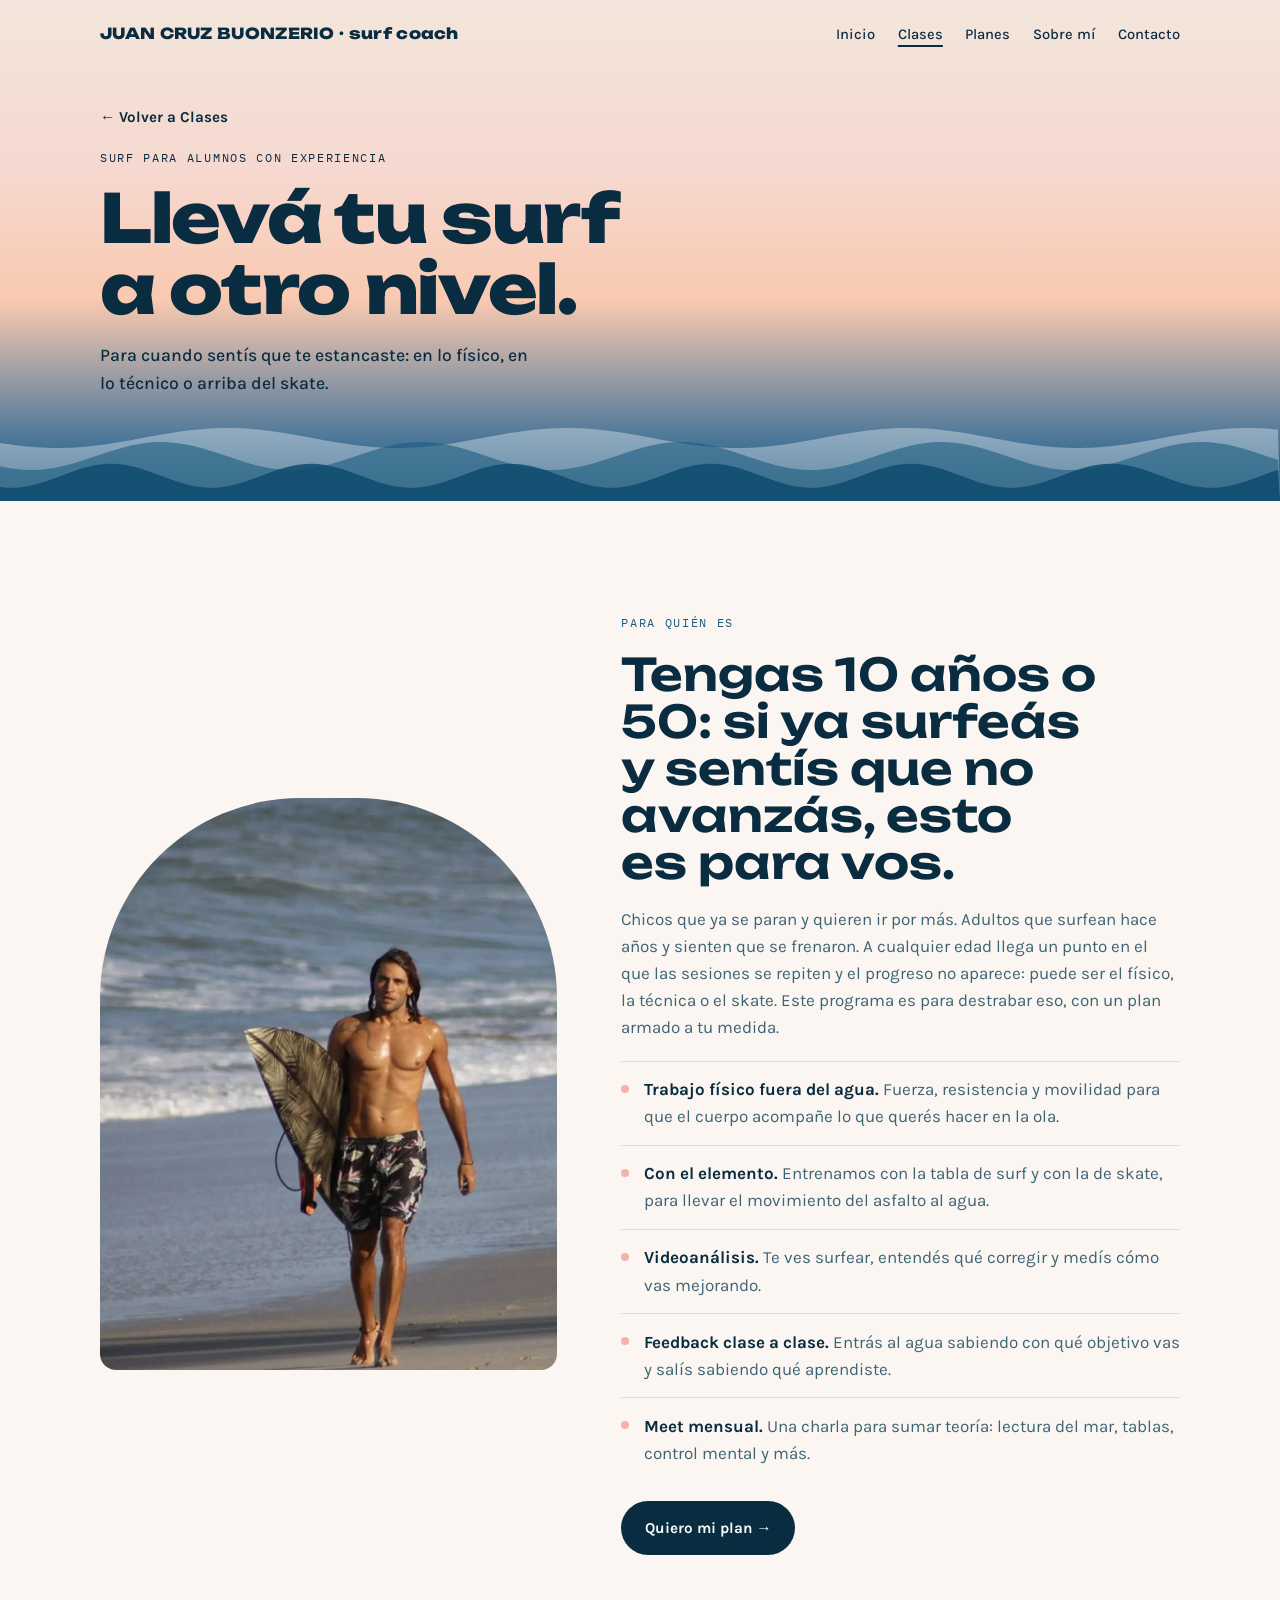
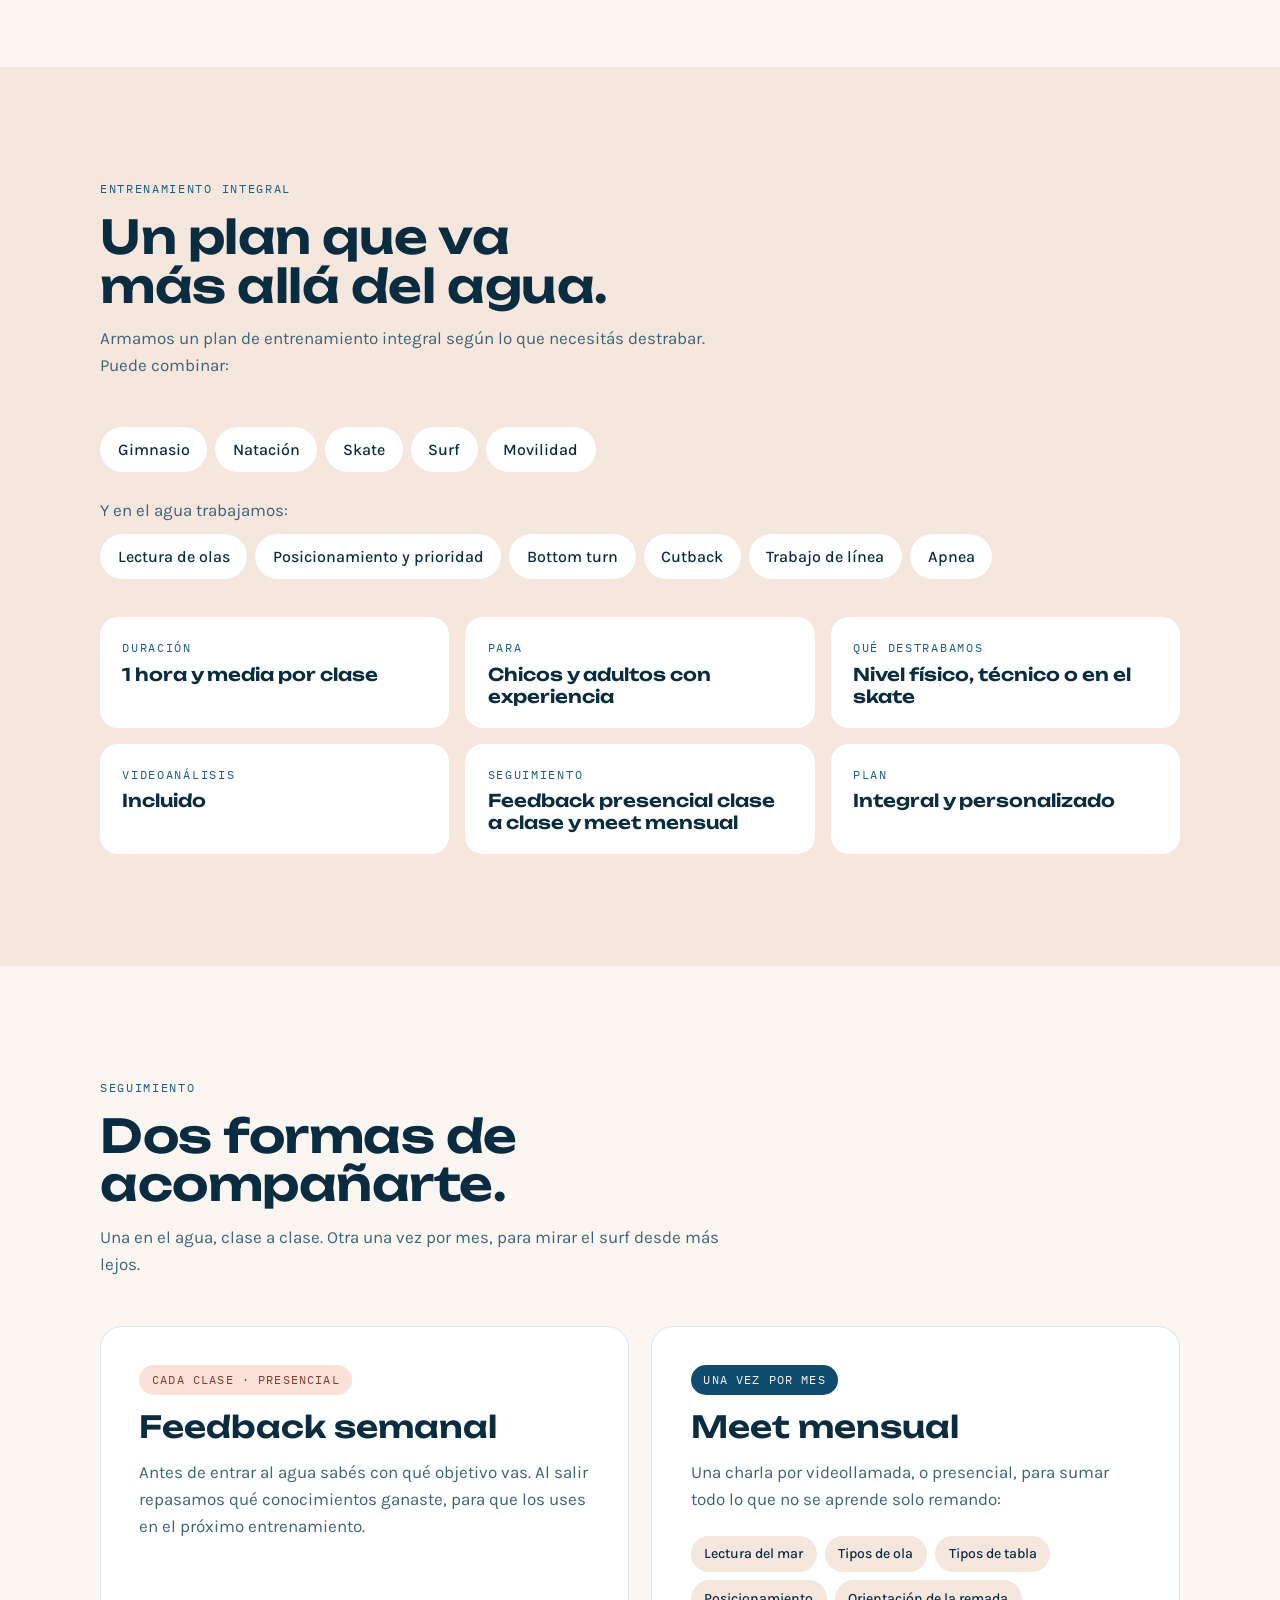
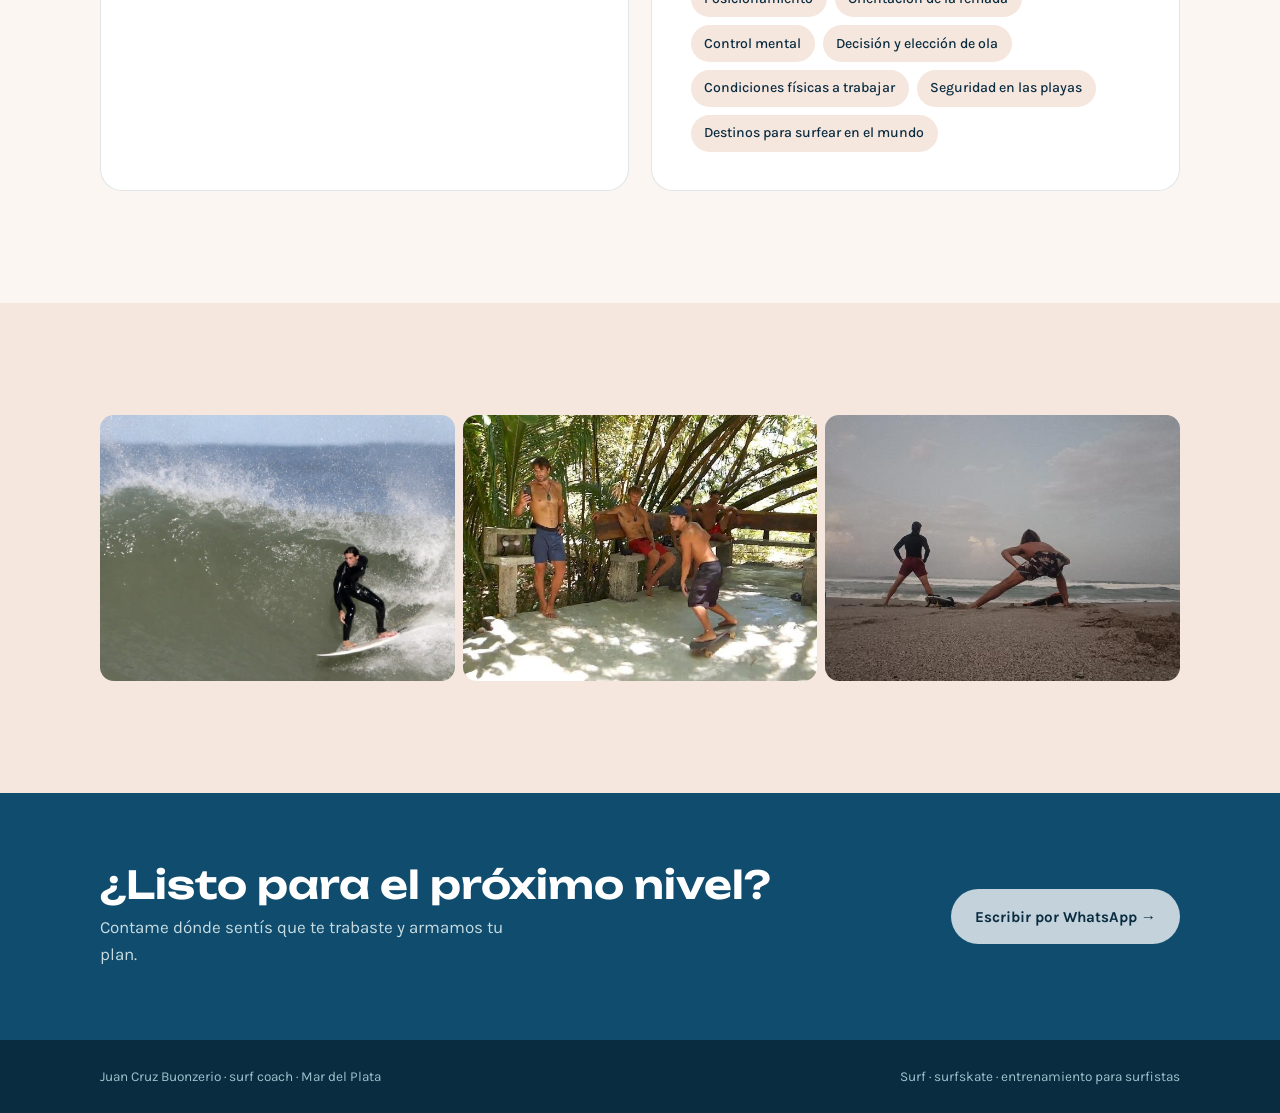
<file: otro-nivel.html>
<!doctype html>
<html lang="es-AR"><head><meta charset="utf-8"><meta name="viewport" content="width=device-width,initial-scale=1,viewport-fit=cover">
<title>Entrenamiento de surf avanzado en Mar del Plata · Llevá tu surf a otro nivel</title>
<!-- SEO -->
<meta name="description" content="Para surfistas con experiencia, chicos y adultos: videoanálisis, entrenamiento físico, surfskate, feedback clase a clase y meet mensual.">
<meta name="keywords" content="clases de surf Mar del Plata, escuela de surf Mar del Plata, surf coach Mar del Plata, clases de surfskate Mar del Plata, entrenamiento para surfistas, Juan Cruz Buonzerio, mejorar surf, videoanálisis surf, entrenamiento avanzado surf, bottom turn, cutback">
<meta name="author" content="Juan Cruz Buonzerio">
<meta property="og:type" content="website">
<meta property="og:locale" content="es_AR">
<meta property="og:site_name" content="Juan Cruz Buonzerio · Surf coach">
<meta property="og:title" content="Entrenamiento de surf avanzado en Mar del Plata · Llevá tu surf a otro nivel">
<meta property="og:description" content="Para surfistas con experiencia, chicos y adultos: videoanálisis, entrenamiento físico, surfskate, feedback clase a clase y meet mensual.">
<meta property="og:image" content="img/tubo.jpg">
<meta name="twitter:card" content="summary_large_image">
<meta name="twitter:title" content="Entrenamiento de surf avanzado en Mar del Plata · Llevá tu surf a otro nivel">
<meta name="twitter:description" content="Para surfistas con experiencia, chicos y adultos: videoanálisis, entrenamiento físico, surfskate, feedback clase a clase y meet mensual.">
<meta name="twitter:image" content="img/tubo.jpg">
<!-- /SEO -->
<link rel="preconnect" href="https://fonts.googleapis.com">
<link rel="preconnect" href="https://fonts.gstatic.com" crossorigin>
<link rel="stylesheet" href="https://fonts.googleapis.com/css2?family=Unbounded:wght@400;600;800&family=Karla:wght@400;500;700&family=IBM+Plex+Mono:wght@400;500&display=swap">
<link rel="stylesheet" href="style.css">
<style>body{margin:0}</style>
</head><body>
<header class="page-head">
  <div class="wrap">
    <nav class="nav">
      <a class="brand" href="index.html" style="text-decoration:none">JUAN CRUZ BUONZERIO · surf coach</a>
      <div class="nav-links">
        <a href="index.html">Inicio</a>
        <a href="clases.html" aria-current="page">Clases</a>
        <a href="planes.html">Planes</a>
        <a href="sobre-mi.html">Sobre mí</a>
        <a href="contacto.html">Contacto</a>
      </div>
    </nav>
    <div class="page-title">
      <a class="back-link" href="clases.html">← Volver a Clases</a>
      <p class="label" style="margin-bottom:1rem">Surf para alumnos con experiencia</p>
      <h1>Llevá tu surf a otro nivel.</h1>
      <p class="lead">Para cuando sentís que te estancaste: en lo físico, en lo técnico o arriba del skate.</p>
    </div>
  </div>
  <canvas class="waves" aria-hidden="true"></canvas>
</header>
<main>
  <section class="block">
    <div class="wrap detail">
      <img class="detail-img" src="img/caminando.jpg" alt="Juan Cruz saliendo del mar con su tabla" style="object-position:center 25%">
      <div class="detail-text">
        <p class="label" style="color:var(--teal)">Para quién es</p>
        <h2>Tengas 10 años o 50: si ya surfeás y sentís que no avanzás, esto es para vos.</h2>
        <p style="color:var(--ink-soft)">Chicos que ya se paran y quieren ir por más. Adultos que surfean hace años y sienten que se frenaron. A cualquier edad llega un punto en el que las sesiones se repiten y el progreso no aparece: puede ser el físico, la técnica o el skate. Este programa es para destrabar eso, con un plan armado a tu medida.</p>
        <ul class="check-list">
          <li><strong>Trabajo físico fuera del agua.</strong> Fuerza, resistencia y movilidad para que el cuerpo acompañe lo que querés hacer en la ola.</li>
          <li><strong>Con el elemento.</strong> Entrenamos con la tabla de surf y con la de skate, para llevar el movimiento del asfalto al agua.</li>
          <li><strong>Videoanálisis.</strong> Te ves surfear, entendés qué corregir y medís cómo vas mejorando.</li>
          <li><strong>Feedback clase a clase.</strong> Entrás al agua sabiendo con qué objetivo vas y salís sabiendo qué aprendiste.</li>
          <li><strong>Meet mensual.</strong> Una charla para sumar teoría: lectura del mar, tablas, control mental y más.</li>
        </ul>
        <a class="btn btn-dark" href="https://wa.me/5492236683884?text=Hola%20Juan%20Cruz%21%20Ya%20surfeo%20y%20quiero%20info%20sobre%20Llev%C3%A1%20tu%20surf%20a%20otro%20nivel." target="_blank" rel="noopener noreferrer">Quiero mi plan →</a>
      </div>
    </div>
  </section>

  <section class="block levels-bg">
    <div class="wrap">
      <div class="section-head">
        <p class="label">Entrenamiento integral</p>
        <h2>Un plan que va más allá del agua.</h2>
        <p>Armamos un plan de entrenamiento integral según lo que necesitás destrabar. Puede combinar:</p>
      </div>
      <div class="drills plan-tags"><span>Gimnasio</span><span>Natación</span><span>Skate</span><span>Surf</span><span>Movilidad</span></div>
      <p style="margin-top:1.6rem;color:var(--ink-soft)">Y en el agua trabajamos:</p>
      <div class="drills plan-tags" style="margin-top:0.6rem"><span>Lectura de olas</span><span>Posicionamiento y prioridad</span><span>Bottom turn</span><span>Cutback</span><span>Trabajo de línea</span><span>Apnea</span></div>
      <div class="info-grid" style="margin-top:2.4rem">
        <div class="info-card"><span class="label">Duración</span><strong>1 hora y media por clase</strong></div>
        <div class="info-card"><span class="label">Para</span><strong>Chicos y adultos con experiencia</strong></div>
        <div class="info-card"><span class="label">Qué destrabamos</span><strong>Nivel físico, técnico o en el skate</strong></div>
        <div class="info-card"><span class="label">Videoanálisis</span><strong>Incluido</strong></div>
        <div class="info-card"><span class="label">Seguimiento</span><strong>Feedback presencial clase a clase y meet mensual</strong></div>
        <div class="info-card"><span class="label">Plan</span><strong>Integral y personalizado</strong></div>
      </div>
    </div>
  </section>

  <section class="block follow">
    <div class="wrap">
      <div class="section-head">
        <p class="label">Seguimiento</p>
        <h2>Dos formas de acompañarte.</h2>
        <p>Una en el agua, clase a clase. Otra una vez por mes, para mirar el surf desde más lejos.</p>
      </div>
      <div class="levels">
        <article class="level first">
          <span class="tag">Cada clase · presencial</span>
          <h3>Feedback semanal</h3>
          <p>Antes de entrar al agua sabés con qué objetivo vas. Al salir repasamos qué conocimientos ganaste, para que los uses en el próximo entrenamiento.</p>
        </article>
        <article class="level pro">
          <span class="tag">Una vez por mes</span>
          <h3>Meet mensual</h3>
          <p>Una charla por videollamada, o presencial, para sumar todo lo que no se aprende solo remando:</p>
          <div class="drills meet-tags"><span>Lectura del mar</span><span>Tipos de ola</span><span>Tipos de tabla</span><span>Posicionamiento</span><span>Orientación de la remada</span><span>Control mental</span><span>Decisión y elección de ola</span><span>Condiciones físicas a trabajar</span><span>Seguridad en las playas</span><span>Destinos para surfear en el mundo</span></div>
        </article>
      </div>
    </div>
  </section>

  <section class="block levels-bg">
    <div class="wrap">
      <div class="photo-pair">
        <img src="img/tubo.jpg" alt="Surfista adentro de una ola grande" loading="lazy">
        <img src="img/surfskate-selva.jpg" alt="Surfista practicando surfskate en un deck rodeado de selva" loading="lazy">
        <img src="img/elongacion-playa.jpg" alt="Dos surfistas elongando en la arena frente al mar" loading="lazy">
      </div>
    </div>
  </section>

  <section class="cta-band">
    <div class="wrap">
      <div>
        <h2>¿Listo para el próximo nivel?</h2>
        <p>Contame dónde sentís que te trabaste y armamos tu plan.</p>
      </div>
      <div class="actions">
        <a class="btn btn-light" href="https://wa.me/5492236683884?text=Hola%20Juan%20Cruz%21%20Ya%20surfeo%20y%20quiero%20info%20sobre%20Llev%C3%A1%20tu%20surf%20a%20otro%20nivel." target="_blank" rel="noopener noreferrer">Escribir por WhatsApp →</a>
      </div>
    </div>
  </section>
</main>
<footer><div class="wrap"><span>Juan Cruz Buonzerio · surf coach · Mar del Plata</span><span>Surf · surfskate · entrenamiento para surfistas</span></div></footer>
<script src="main.js"></script>
</body></html>
</file>
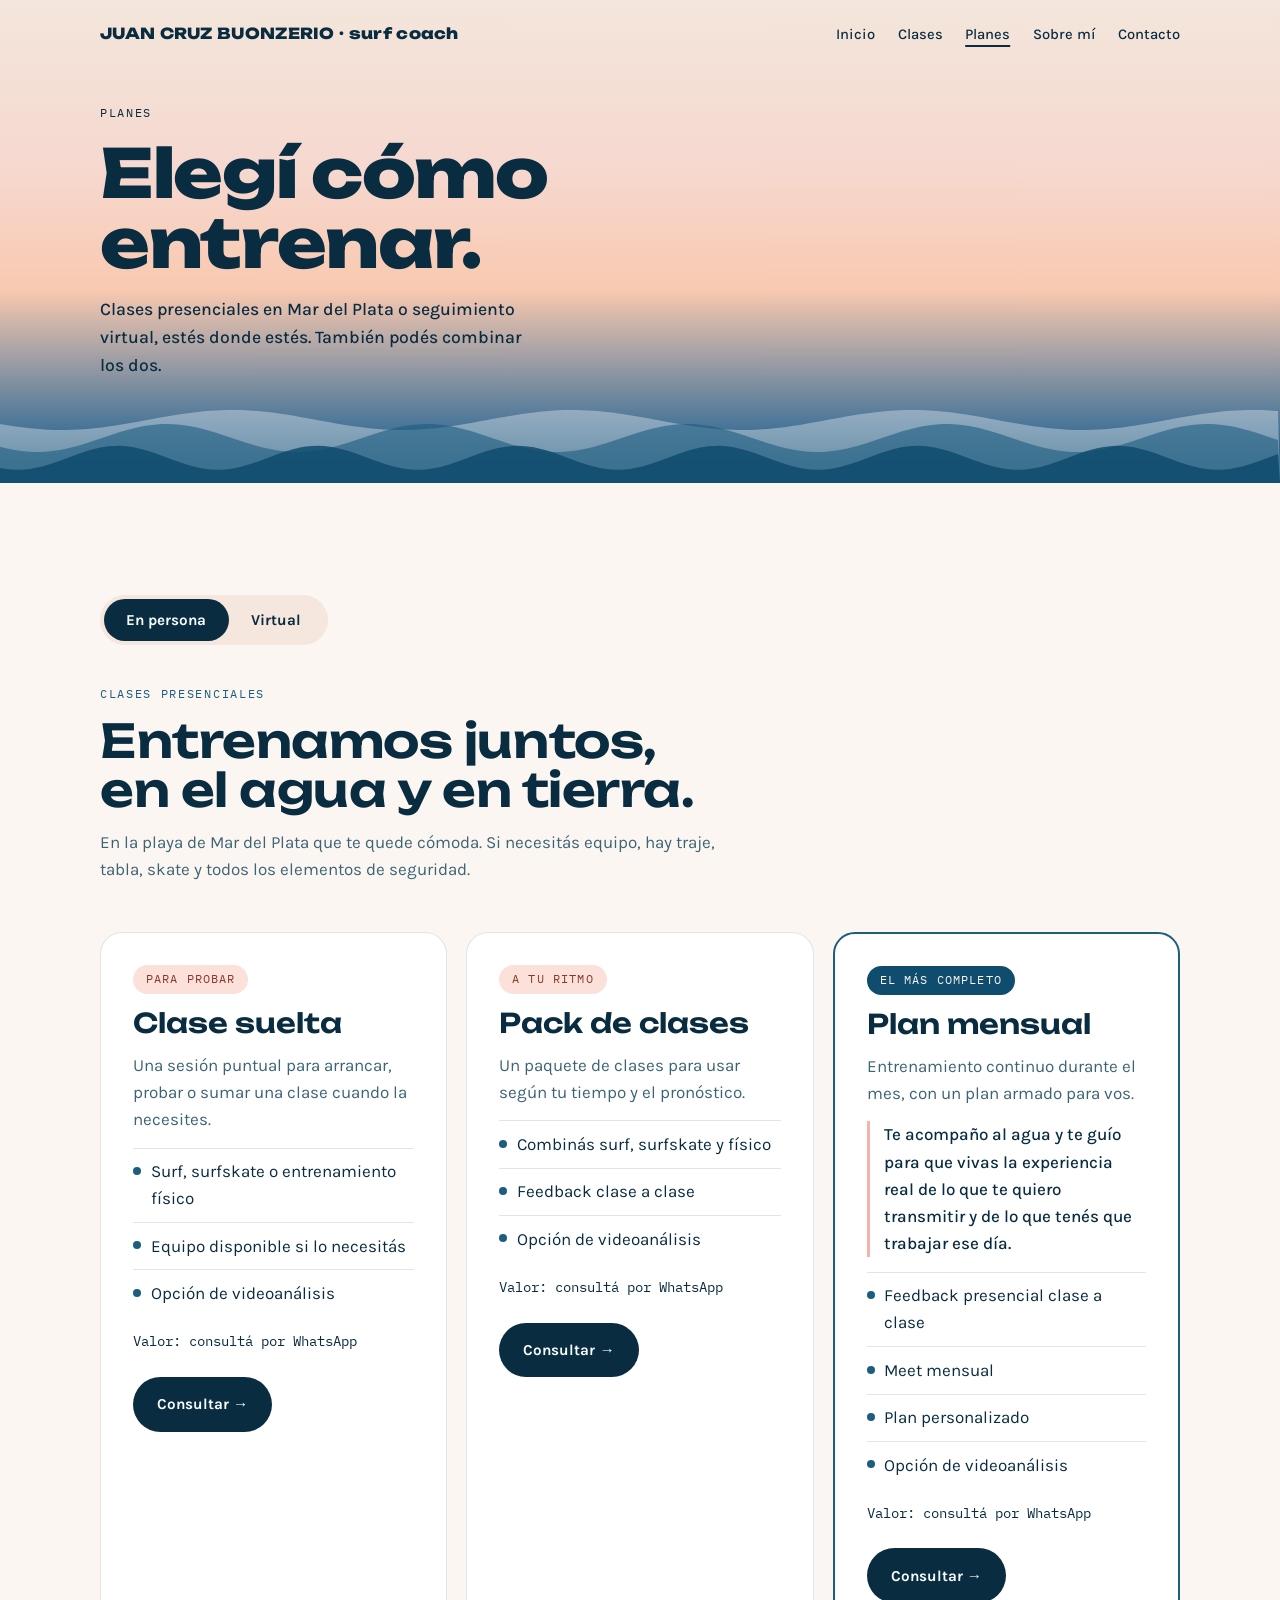
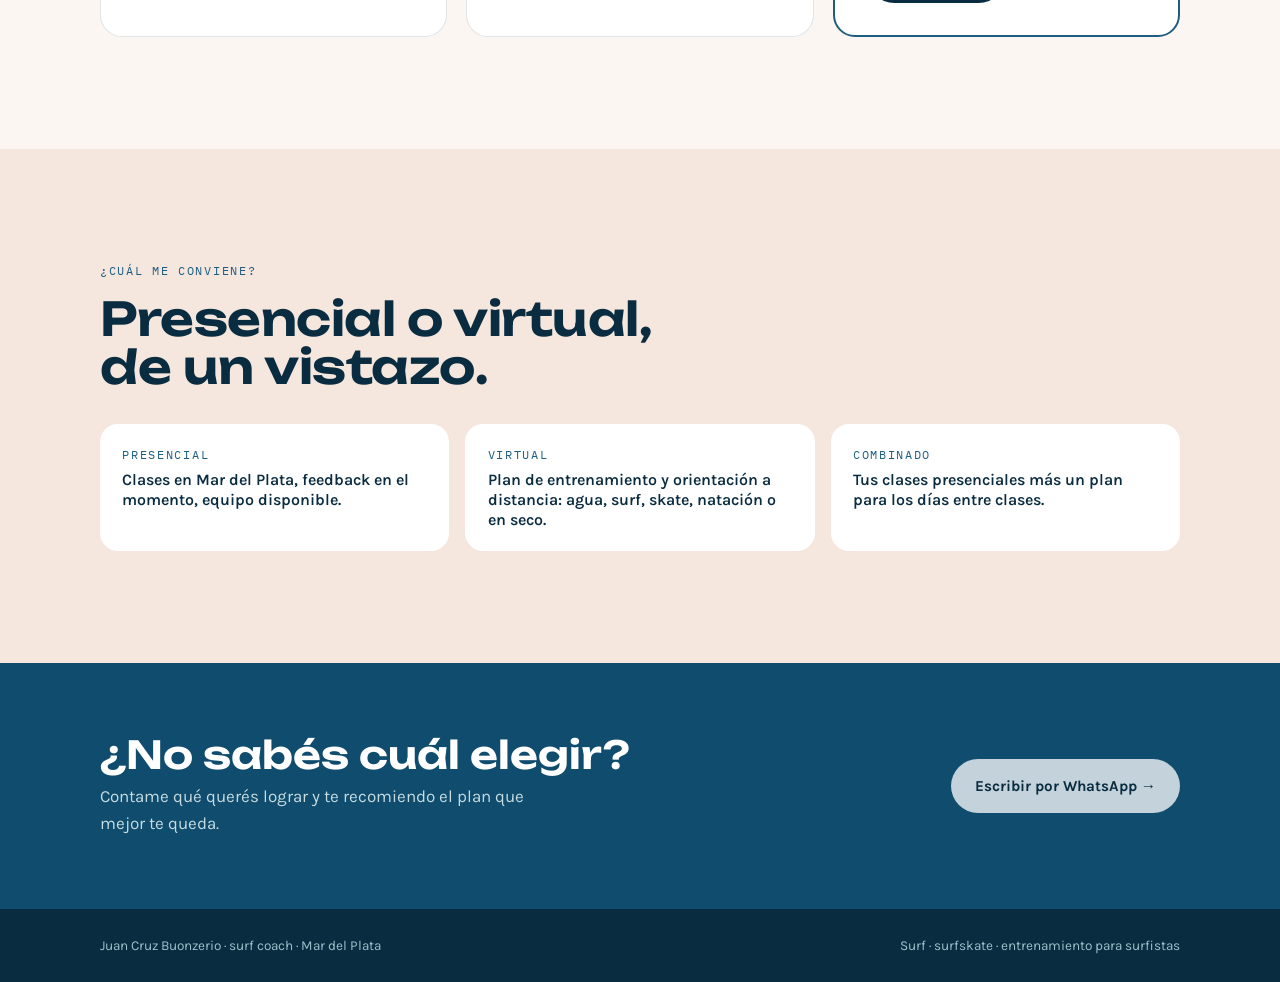
<file: planes.html>
<!doctype html>
<html lang="es-AR"><head><meta charset="utf-8"><meta name="viewport" content="width=device-width,initial-scale=1,viewport-fit=cover">
<title>Planes de surf presenciales y virtuales · Juan Cruz surf coach Mar del Plata</title>
<!-- SEO -->
<meta name="description" content="Clase suelta, pack de clases, plan mensual y seguimiento virtual con videoanálisis, charlas y plan de entrenamiento para surfistas.">
<meta name="keywords" content="clases de surf Mar del Plata, escuela de surf Mar del Plata, surf coach Mar del Plata, clases de surfskate Mar del Plata, entrenamiento para surfistas, Juan Cruz Buonzerio, videoanálisis surf, entrenamiento surf online, coach de surf virtual, plan mensual surf">
<meta name="author" content="Juan Cruz Buonzerio">
<meta property="og:type" content="website">
<meta property="og:locale" content="es_AR">
<meta property="og:site_name" content="Juan Cruz Buonzerio · Surf coach">
<meta property="og:title" content="Planes de surf presenciales y virtuales · Juan Cruz surf coach Mar del Plata">
<meta property="og:description" content="Clase suelta, pack de clases, plan mensual y seguimiento virtual con videoanálisis, charlas y plan de entrenamiento para surfistas.">
<meta property="og:image" content="img/clase-tablas.jpg">
<meta name="twitter:card" content="summary_large_image">
<meta name="twitter:title" content="Planes de surf presenciales y virtuales · Juan Cruz surf coach Mar del Plata">
<meta name="twitter:description" content="Clase suelta, pack de clases, plan mensual y seguimiento virtual con videoanálisis, charlas y plan de entrenamiento para surfistas.">
<meta name="twitter:image" content="img/clase-tablas.jpg">
<!-- /SEO -->
<link rel="preconnect" href="https://fonts.googleapis.com">
<link rel="preconnect" href="https://fonts.gstatic.com" crossorigin>
<link rel="stylesheet" href="https://fonts.googleapis.com/css2?family=Unbounded:wght@400;600;800&family=Karla:wght@400;500;700&family=IBM+Plex+Mono:wght@400;500&display=swap">
<link rel="stylesheet" href="style.css">
<style>body{margin:0}</style>
</head><body>
<header class="page-head">
  <div class="wrap">
    <nav class="nav">
      <a class="brand" href="index.html" style="text-decoration:none">JUAN CRUZ BUONZERIO · surf coach</a>
      <div class="nav-links">
        <a href="index.html">Inicio</a>
        <a href="clases.html">Clases</a>
        <a href="planes.html" aria-current="page">Planes</a>
        <a href="sobre-mi.html">Sobre mí</a>
        <a href="contacto.html">Contacto</a>
      </div>
    </nav>
    <div class="page-title">
      <p class="label" style="margin-bottom:1rem">Planes</p>
      <h1>Elegí cómo entrenar.</h1>
      <p class="lead">Clases presenciales en Mar del Plata o seguimiento virtual, estés donde estés. También podés combinar los dos.</p>
    </div>
  </div>
  <canvas class="waves" aria-hidden="true"></canvas>
</header>
<main>
  <section class="block">
    <div class="wrap">
      <div class="mode-switch" role="tablist" aria-label="Tipo de plan">
        <button type="button" role="tab" id="tab-pres" aria-controls="panel-pres" aria-selected="true">En persona</button>
        <button type="button" role="tab" id="tab-virt" aria-controls="panel-virt" aria-selected="false" tabindex="-1">Virtual</button>
      </div>

      <div class="mode-panel" id="panel-pres" role="tabpanel" aria-labelledby="tab-pres">
        <div class="section-head">
          <p class="label">Clases presenciales</p>
          <h2>Entrenamos juntos, en el agua y en tierra.</h2>
          <p>En la playa de Mar del Plata que te quede cómoda. Si necesitás equipo, hay traje, tabla, skate y todos los elementos de seguridad.</p>
        </div>
        <div class="plans">
          <article class="plan-card">
            <span class="tag">Para probar</span>
            <h3>Clase suelta</h3>
            <p>Una sesión puntual para arrancar, probar o sumar una clase cuando la necesites.</p>
            <ul><li>Surf, surfskate o entrenamiento físico</li><li>Equipo disponible si lo necesitás</li><li>Opción de videoanálisis</li></ul>
            <p class="plan-price">Valor: consultá por WhatsApp</p>
            <a class="btn btn-dark card-btn" href="https://wa.me/5492236683884?text=Hola%20Juan%20Cruz%21%20Quiero%20info%20sobre%20la%20clase%20suelta." target="_blank" rel="noopener noreferrer">Consultar →</a>
          </article>
          <article class="plan-card">
            <span class="tag">A tu ritmo</span>
            <h3>Pack de clases</h3>
            <p>Un paquete de clases para usar según tu tiempo y el pronóstico.</p>
            <ul><li>Combinás surf, surfskate y físico</li><li>Feedback clase a clase</li><li>Opción de videoanálisis</li></ul>
            <p class="plan-price">Valor: consultá por WhatsApp</p>
            <a class="btn btn-dark card-btn" href="https://wa.me/5492236683884?text=Hola%20Juan%20Cruz%21%20Quiero%20info%20sobre%20el%20pack%20de%20clases." target="_blank" rel="noopener noreferrer">Consultar →</a>
          </article>
          <article class="plan-card featured">
            <span class="tag">El más completo</span>
            <h3>Plan mensual</h3>
            <p>Entrenamiento continuo durante el mes, con un plan armado para vos.</p>
            <p class="plan-quote">Te acompaño al agua y te guío para que vivas la experiencia real de lo que te quiero transmitir y de lo que tenés que trabajar ese día.</p>
            <ul><li>Feedback presencial clase a clase</li><li>Meet mensual</li><li>Plan personalizado</li><li>Opción de videoanálisis</li></ul>
            <p class="plan-price">Valor: consultá por WhatsApp</p>
            <a class="btn btn-dark card-btn" href="https://wa.me/5492236683884?text=Hola%20Juan%20Cruz%21%20Quiero%20info%20sobre%20el%20plan%20mensual." target="_blank" rel="noopener noreferrer">Consultar →</a>
          </article>
        </div>
      </div>

      <div class="mode-panel" id="panel-virt" role="tabpanel" aria-labelledby="tab-virt" hidden>
        <div class="section-head">
          <p class="label">Seguimiento virtual</p>
          <h2>Tu plan, aunque no estés acá.</h2>
          <p>Te digo qué entrenar, cómo y cuándo, según tu nivel y tu objetivo. Podés hacerlo solo o sumarlo a tus clases presenciales.</p>
        </div>
        <div class="focus-band">
          <p class="label">En qué hacemos foco</p>
          <div class="focus-grid">
            <div class="focus-item"><span class="focus-num">01</span><h3>Videoanálisis de tu surf</h3><p>Me mandás tus sesiones, las analizamos en detalle y sabés exactamente qué corregir.</p></div>
            <div class="focus-item"><span class="focus-num">02</span><h3>Charlas virtuales</h3><p>Para mejorar tu conocimiento del surf y tu mentalidad como atleta.</p></div>
            <div class="focus-item"><span class="focus-num">03</span><h3>Asesoramiento</h3><p>Qué tipo de entrenamiento y qué proyectos seguir para obtener resultados más notables.</p></div>
          </div>
        </div>
        <div class="drills plan-tags virt-areas"><span>En el agua</span><span>Surf</span><span>Skate</span><span>Natación</span><span>En seco</span></div>
        <div class="plans plans-2">
          <article class="plan-card">
            <span class="tag">Estés donde estés</span>
            <h3>Seguimiento virtual</h3>
            <p>Te armo tu plan de entrenamiento y te oriento sobre qué entrenar y cómo, para que avances aunque no estés en Mar del Plata.</p>
            <ul><li>Videoanálisis de tus sesiones</li><li>Charlas virtuales: conocimiento y mentalidad</li><li>Plan de entrenamiento personalizado</li><li>Asesoramiento de entrenamiento y proyectos</li></ul>
            <p class="plan-price">Valor: consultá por WhatsApp</p>
            <a class="btn btn-dark card-btn" href="https://wa.me/5492236683884?text=Hola%20Juan%20Cruz%21%20Quiero%20info%20sobre%20el%20seguimiento%20virtual." target="_blank" rel="noopener noreferrer">Consultar →</a>
          </article>
          <article class="plan-card featured">
            <span class="tag">Lo mejor de los dos</span>
            <h3>Presencial + virtual</h3>
            <p>Sumá el seguimiento virtual a cualquier plan presencial y entrená también los días que no tenemos clase.</p>
            <ul><li>Tus clases presenciales</li><li>Plan para los días entre clases</li><li>Orientación según tu objetivo</li></ul>
            <p class="plan-price">Valor: consultá por WhatsApp</p>
            <a class="btn btn-dark card-btn" href="https://wa.me/5492236683884?text=Hola%20Juan%20Cruz%21%20Quiero%20sumar%20seguimiento%20virtual%20a%20mi%20plan%20presencial." target="_blank" rel="noopener noreferrer">Consultar →</a>
          </article>
        </div>
      </div>
    </div>
  </section>

  <section class="block levels-bg">
    <div class="wrap compare">
      <div class="section-head" style="margin-bottom:0">
        <p class="label">¿Cuál me conviene?</p>
        <h2>Presencial o virtual, de un vistazo.</h2>
      </div>
      <div class="compare-grid">
        <div class="info-card"><span class="label">Presencial</span><strong>Clases en Mar del Plata, feedback en el momento, equipo disponible.</strong></div>
        <div class="info-card"><span class="label">Virtual</span><strong>Plan de entrenamiento y orientación a distancia: agua, surf, skate, natación o en seco.</strong></div>
        <div class="info-card"><span class="label">Combinado</span><strong>Tus clases presenciales más un plan para los días entre clases.</strong></div>
      </div>
    </div>
  </section>

  <section class="cta-band">
    <div class="wrap">
      <div>
        <h2>¿No sabés cuál elegir?</h2>
        <p>Contame qué querés lograr y te recomiendo el plan que mejor te queda.</p>
      </div>
      <div class="actions">
        <a class="btn btn-light" href="https://wa.me/5492236683884?text=Hola%20Juan%20Cruz%21%20Quiero%20que%20me%20ayudes%20a%20elegir%20un%20plan." target="_blank" rel="noopener noreferrer">Escribir por WhatsApp →</a>
      </div>
    </div>
  </section>
</main>
<footer><div class="wrap"><span>Juan Cruz Buonzerio · surf coach · Mar del Plata</span><span>Surf · surfskate · entrenamiento para surfistas</span></div></footer>
<script src="main.js"></script>
</body></html>
</file>
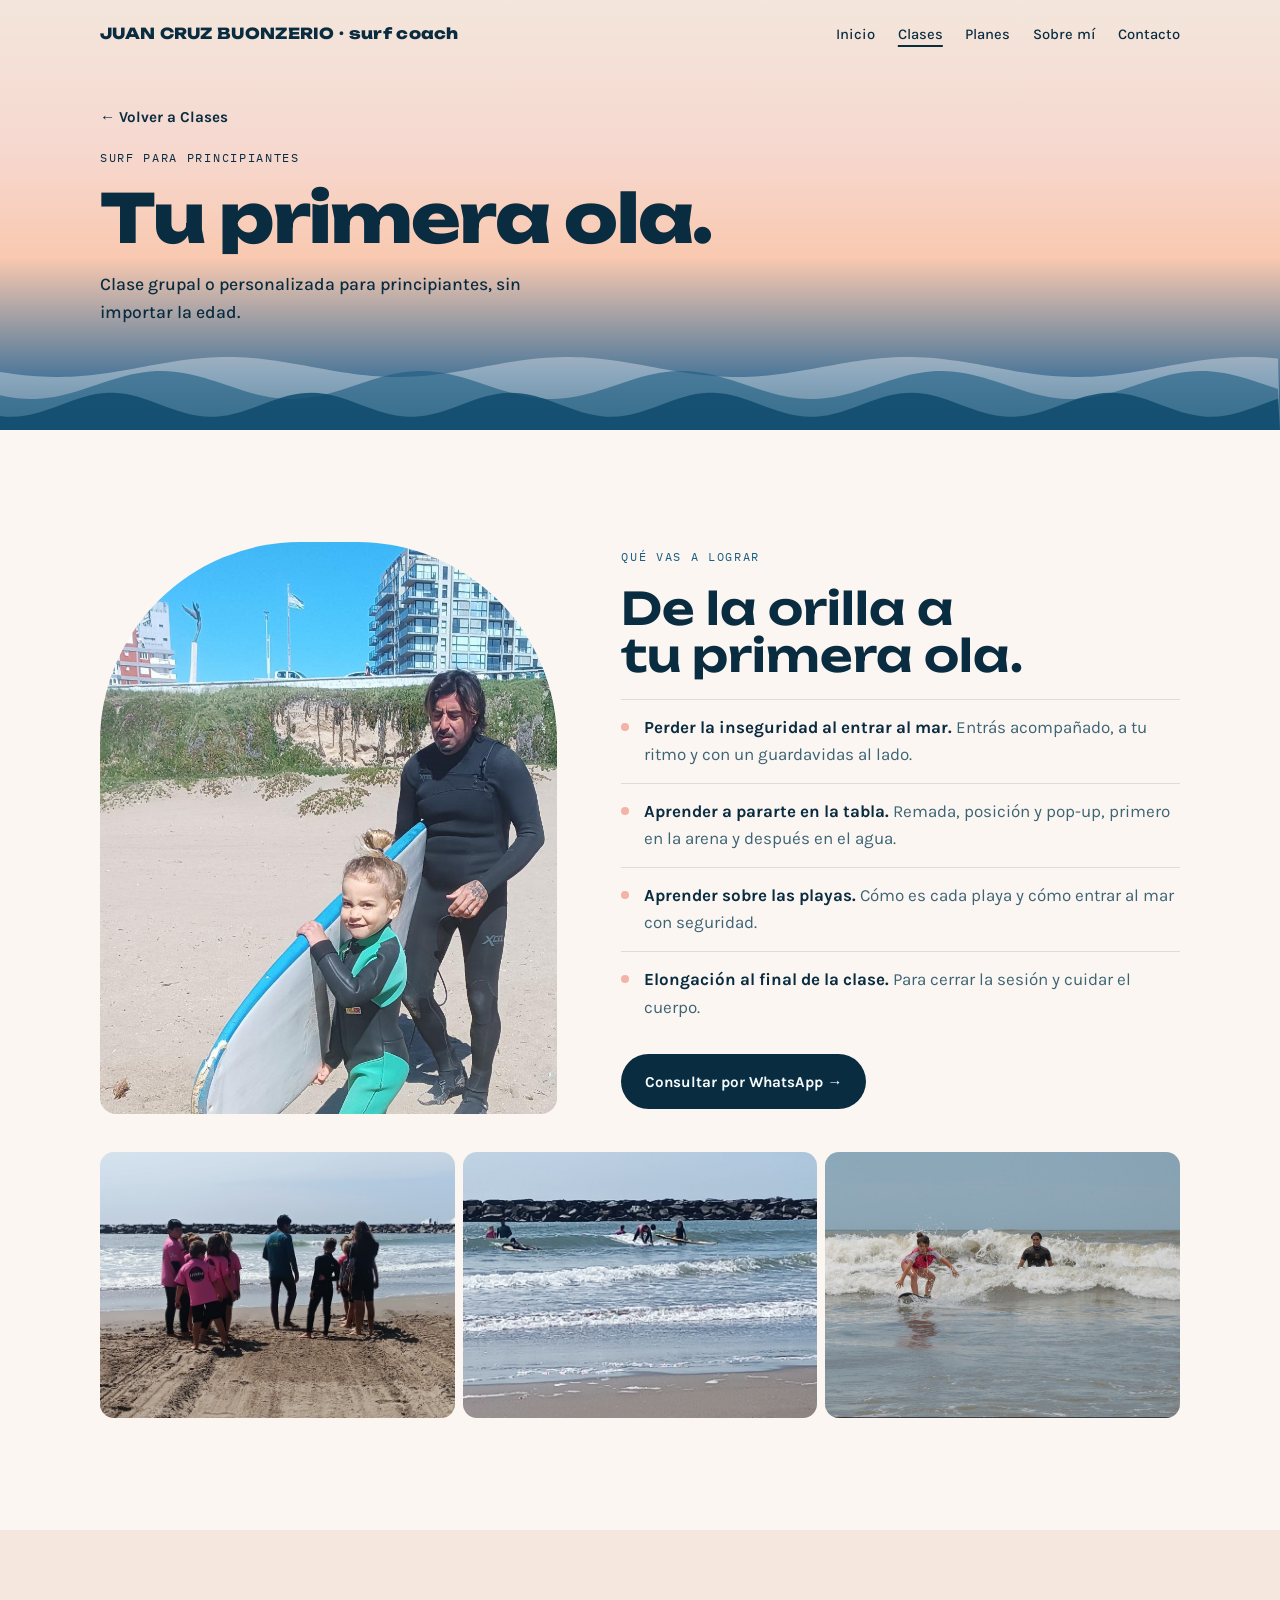
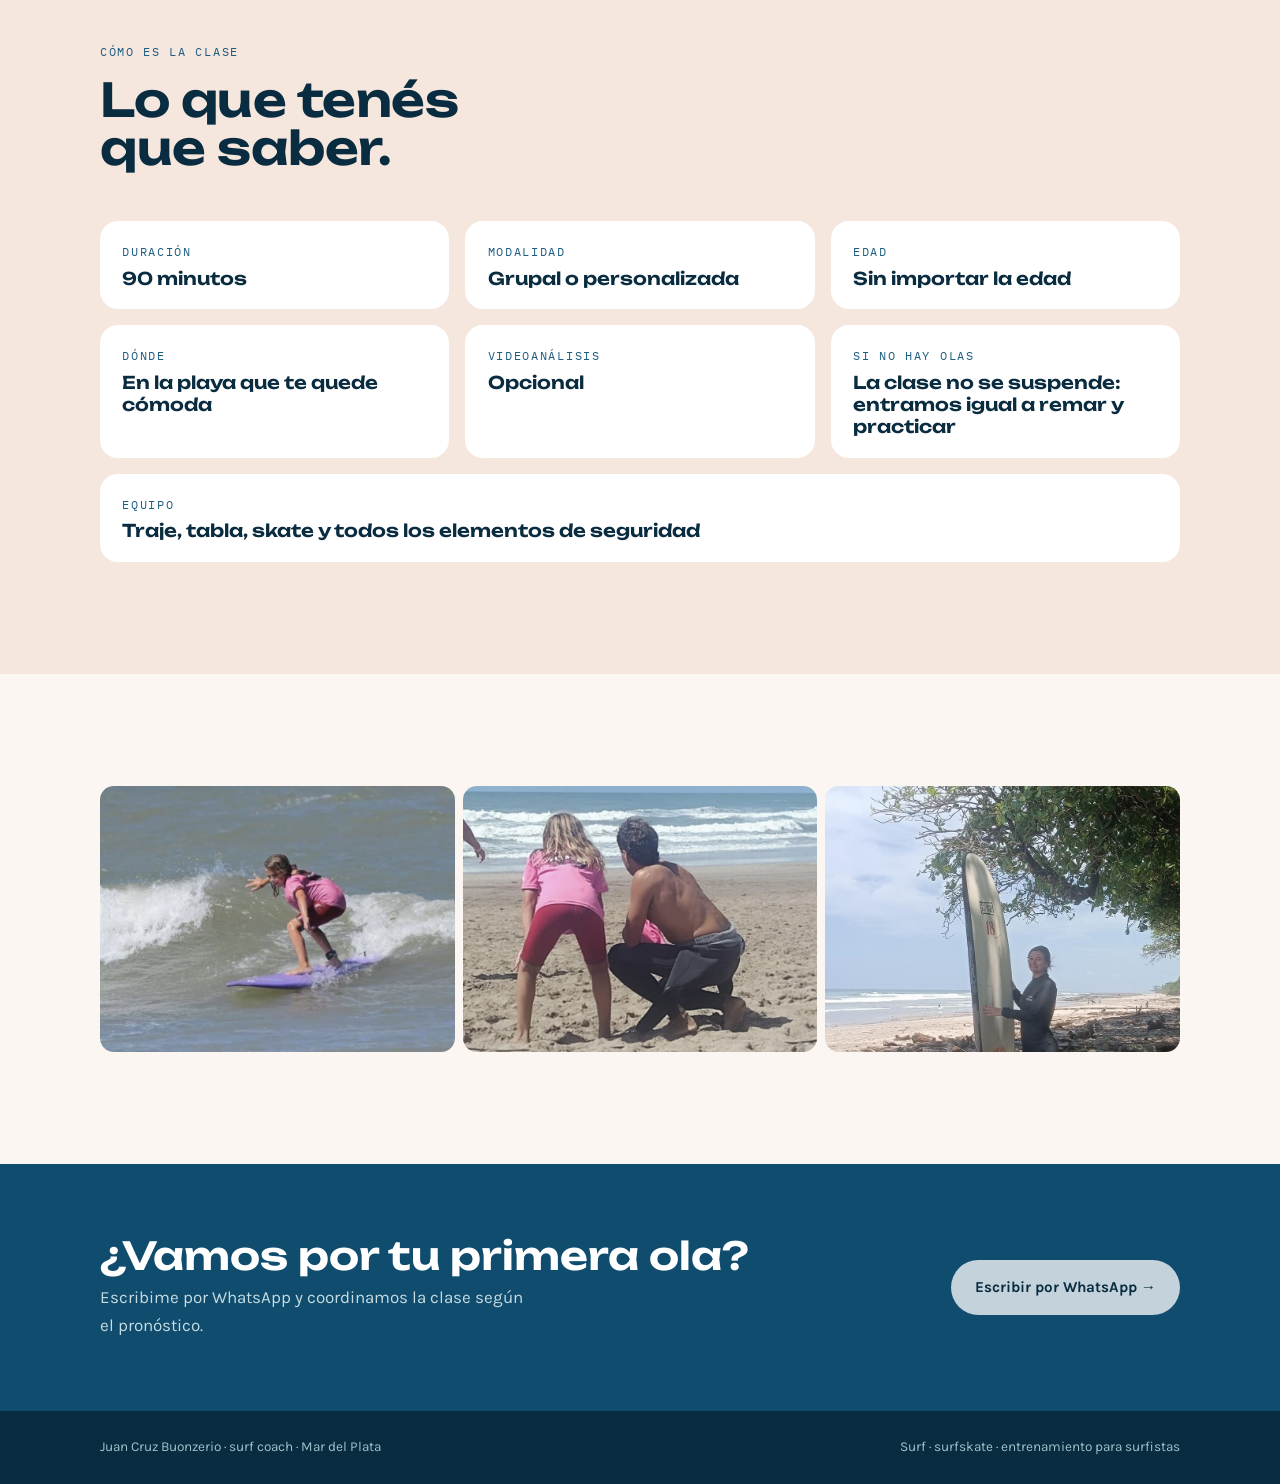
<file: primera-ola.html>
<!doctype html>
<html lang="es-AR"><head><meta charset="utf-8"><meta name="viewport" content="width=device-width,initial-scale=1,viewport-fit=cover">
<title>Clases de surf para principiantes en Mar del Plata · Tu primera ola</title>
<!-- SEO -->
<meta name="description" content="Clase grupal o personalizada para principiantes de cualquier edad en Mar del Plata: perdé el miedo al mar, aprendé a pararte. Equipo incluido si lo necesitás.">
<meta name="keywords" content="clases de surf Mar del Plata, escuela de surf Mar del Plata, surf coach Mar del Plata, clases de surfskate Mar del Plata, entrenamiento para surfistas, Juan Cruz Buonzerio, aprender a surfear Mar del Plata, clases de surf para principiantes, clases de surf para chicos">
<meta name="author" content="Juan Cruz Buonzerio">
<meta property="og:type" content="website">
<meta property="og:locale" content="es_AR">
<meta property="og:site_name" content="Juan Cruz Buonzerio · Surf coach">
<meta property="og:title" content="Clases de surf para principiantes en Mar del Plata · Tu primera ola">
<meta property="og:description" content="Clase grupal o personalizada para principiantes de cualquier edad en Mar del Plata: perdé el miedo al mar, aprendé a pararte. Equipo incluido si lo necesitás.">
<meta property="og:image" content="img/nena-tabla.jpg">
<meta name="twitter:card" content="summary_large_image">
<meta name="twitter:title" content="Clases de surf para principiantes en Mar del Plata · Tu primera ola">
<meta name="twitter:description" content="Clase grupal o personalizada para principiantes de cualquier edad en Mar del Plata: perdé el miedo al mar, aprendé a pararte. Equipo incluido si lo necesitás.">
<meta name="twitter:image" content="img/nena-tabla.jpg">
<!-- /SEO -->
<link rel="preconnect" href="https://fonts.googleapis.com">
<link rel="preconnect" href="https://fonts.gstatic.com" crossorigin>
<link rel="stylesheet" href="https://fonts.googleapis.com/css2?family=Unbounded:wght@400;600;800&family=Karla:wght@400;500;700&family=IBM+Plex+Mono:wght@400;500&display=swap">
<link rel="stylesheet" href="style.css">
<style>body{margin:0}</style>
</head><body>
<header class="page-head">
  <div class="wrap">
    <nav class="nav">
      <a class="brand" href="index.html" style="text-decoration:none">JUAN CRUZ BUONZERIO · surf coach</a>
      <div class="nav-links">
        <a href="index.html">Inicio</a>
        <a href="clases.html" aria-current="page">Clases</a>
        <a href="planes.html">Planes</a>
        <a href="sobre-mi.html">Sobre mí</a>
        <a href="contacto.html">Contacto</a>
      </div>
    </nav>
    <div class="page-title">
      <a class="back-link" href="clases.html">← Volver a Clases</a>
      <p class="label" style="margin-bottom:1rem">Surf para principiantes</p>
      <h1>Tu primera ola.</h1>
      <p class="lead">Clase grupal o personalizada para principiantes, sin importar la edad.</p>
    </div>
  </div>
  <canvas class="waves" aria-hidden="true"></canvas>
</header>
<main>
  <section class="block">
    <div class="wrap detail">
      <img class="detail-img" src="img/nena-tabla.jpg" alt="Alumna chica llevando su tabla en la playa junto a un surfista">
      <div class="detail-text">
        <p class="label" style="color:var(--teal)">Qué vas a lograr</p>
        <h2>De la orilla a tu primera ola.</h2>
        <ul class="check-list">
          <li><strong>Perder la inseguridad al entrar al mar.</strong> Entrás acompañado, a tu ritmo y con un guardavidas al lado.</li>
          <li><strong>Aprender a pararte en la tabla.</strong> Remada, posición y pop-up, primero en la arena y después en el agua.</li>
          <li><strong>Aprender sobre las playas.</strong> Cómo es cada playa y cómo entrar al mar con seguridad.</li>
          <li><strong>Elongación al final de la clase.</strong> Para cerrar la sesión y cuidar el cuerpo.</li>
        </ul>
        <a class="btn btn-dark" href="https://wa.me/5492236683884?text=Hola%20Juan%20Cruz%21%20Quiero%20info%20sobre%20la%20clase%20Tu%20primera%20ola." target="_blank" rel="noopener noreferrer">Consultar por WhatsApp →</a>
      </div>
    </div>
    <div class="wrap" style="margin-top:2.4rem">
      <div class="photo-pair">
        <img src="img/orilla-entrada.jpg" alt="Juan Cruz con un grupo de chicos en la orilla antes de entrar al mar" loading="lazy">
        <img src="img/orilla-grupo-agua.jpg" alt="Alumnos practicando con sus tablas en la espuma" loading="lazy">
        <img src="img/orilla-ola.jpg" alt="Alumna parada en la tabla con Juan Cruz atrás en el agua" loading="lazy">
      </div>
    </div>
  </section>

  <section class="block levels-bg">
    <div class="wrap">
      <div class="section-head">
        <p class="label">Cómo es la clase</p>
        <h2>Lo que tenés que saber.</h2>
      </div>
      <div class="info-grid">
        <div class="info-card"><span class="label">Duración</span><strong>90 minutos</strong></div>
        <div class="info-card"><span class="label">Modalidad</span><strong>Grupal o personalizada</strong></div>
        <div class="info-card"><span class="label">Edad</span><strong>Sin importar la edad</strong></div>
        <div class="info-card"><span class="label">Dónde</span><strong>En la playa que te quede cómoda</strong></div>
        <div class="info-card"><span class="label">Videoanálisis</span><strong>Opcional</strong></div>
        <div class="info-card"><span class="label">Si no hay olas</span><strong>La clase no se suspende: entramos igual a remar y practicar</strong></div>
        <div class="info-card" style="grid-column:1/-1"><span class="label">Equipo</span><strong>Traje, tabla, skate y todos los elementos de seguridad</strong></div>
      </div>
    </div>
  </section>

  <section class="block">
    <div class="wrap">
      <div class="photo-pair">
        <img src="img/clase-ola-nena.jpg" alt="Alumna parada en la tabla bajando una ola" loading="lazy">
        <img src="img/clase-arena.jpg" alt="Juan Cruz enseñando el pop-up en la arena" loading="lazy">
        <img src="img/alumna-tabla.jpg" alt="Alumna con su tabla en la playa" style="object-position:center 40%" loading="lazy">
      </div>
    </div>
  </section>

  <section class="cta-band">
    <div class="wrap">
      <div>
        <h2>¿Vamos por tu primera ola?</h2>
        <p>Escribime por WhatsApp y coordinamos la clase según el pronóstico.</p>
      </div>
      <div class="actions">
        <a class="btn btn-light" href="https://wa.me/5492236683884?text=Hola%20Juan%20Cruz%21%20Quiero%20info%20sobre%20la%20clase%20Tu%20primera%20ola." target="_blank" rel="noopener noreferrer">Escribir por WhatsApp →</a>
      </div>
    </div>
  </section>
</main>
<footer><div class="wrap"><span>Juan Cruz Buonzerio · surf coach · Mar del Plata</span><span>Surf · surfskate · entrenamiento para surfistas</span></div></footer>
<script src="main.js"></script>
</body></html>
</file>
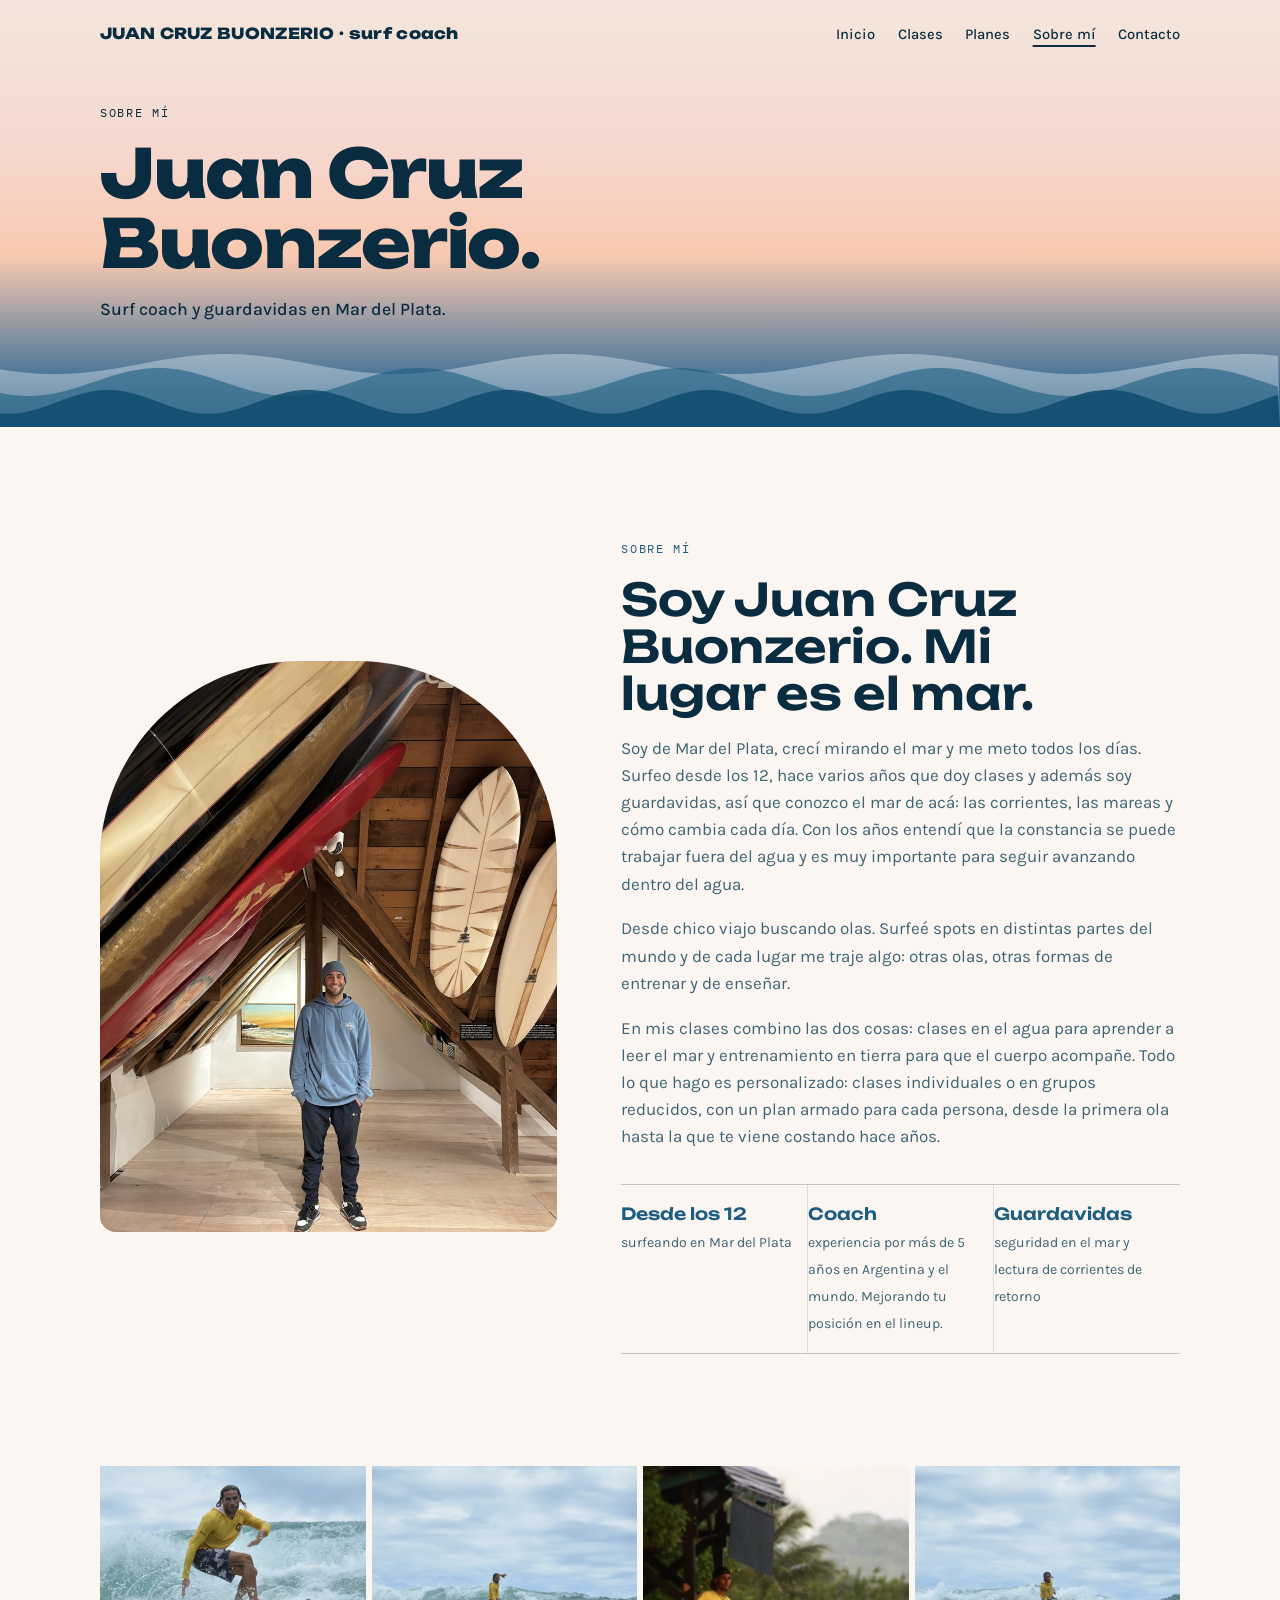
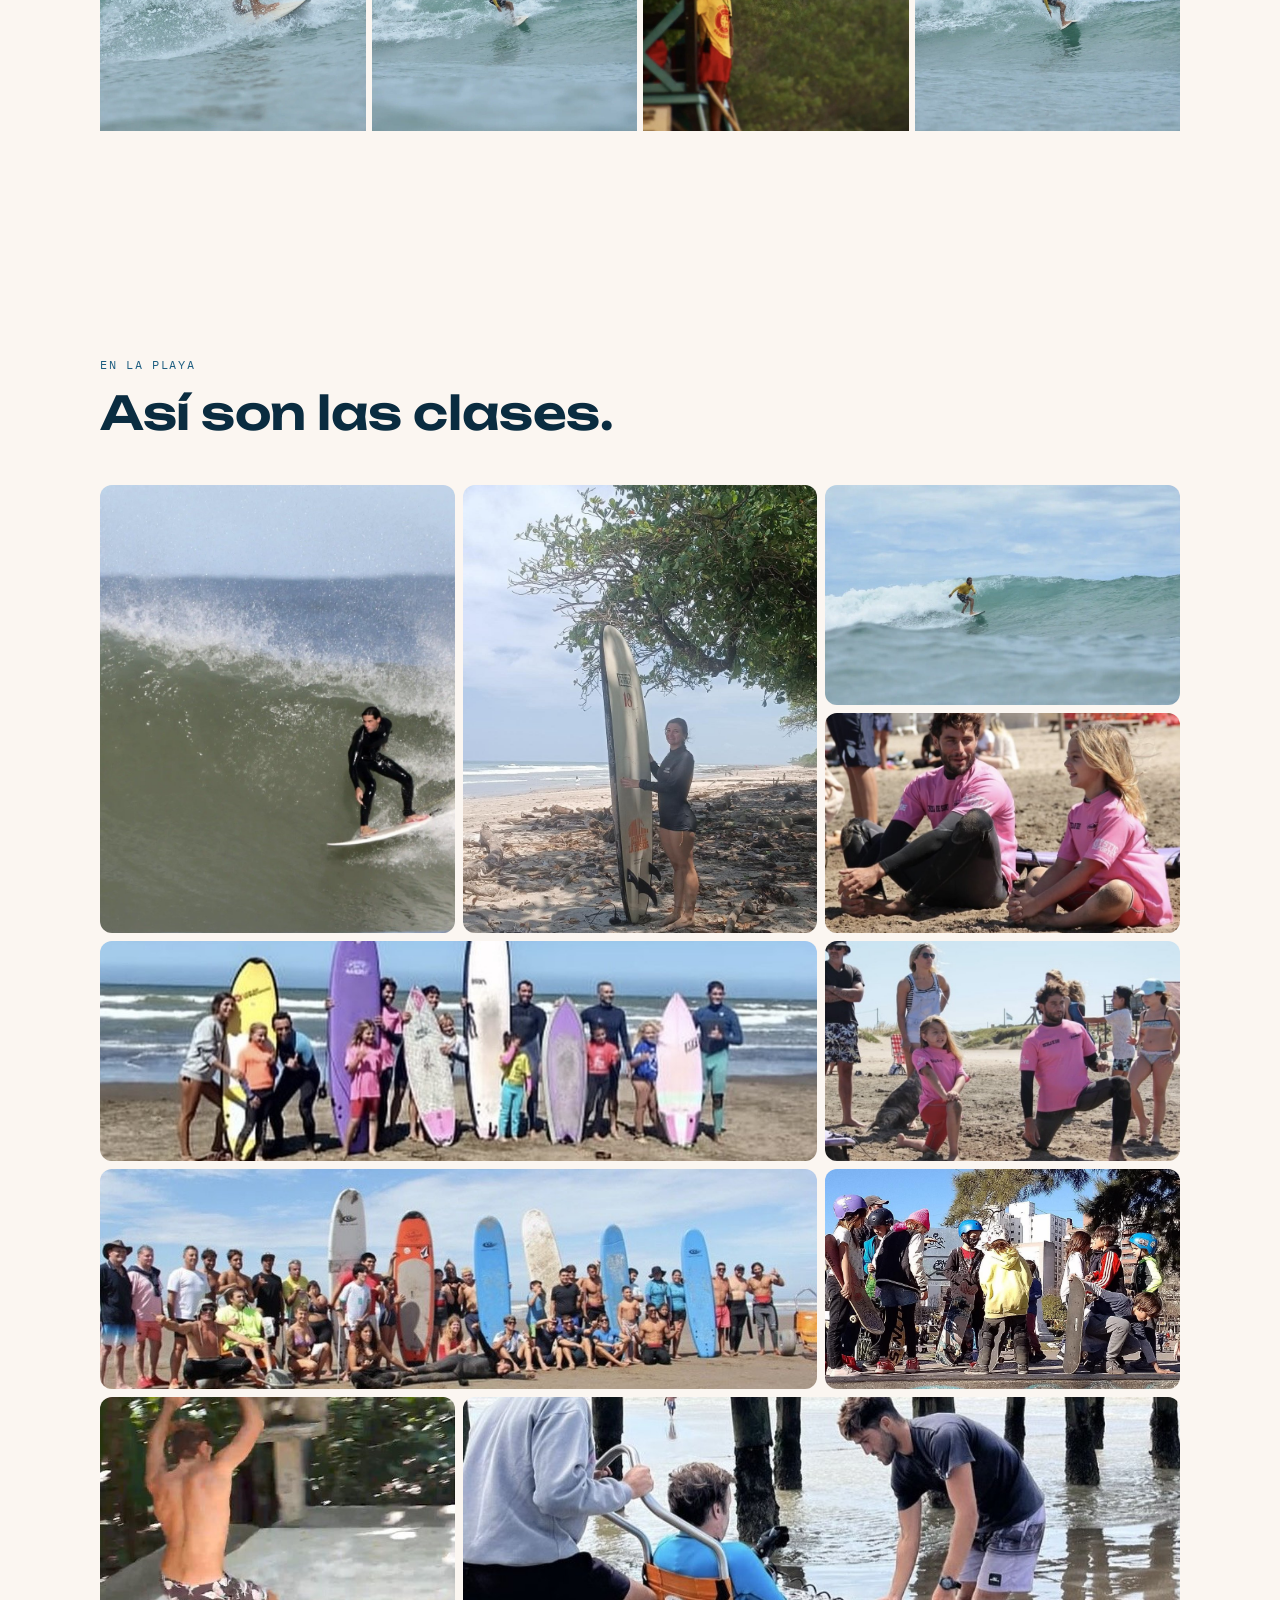
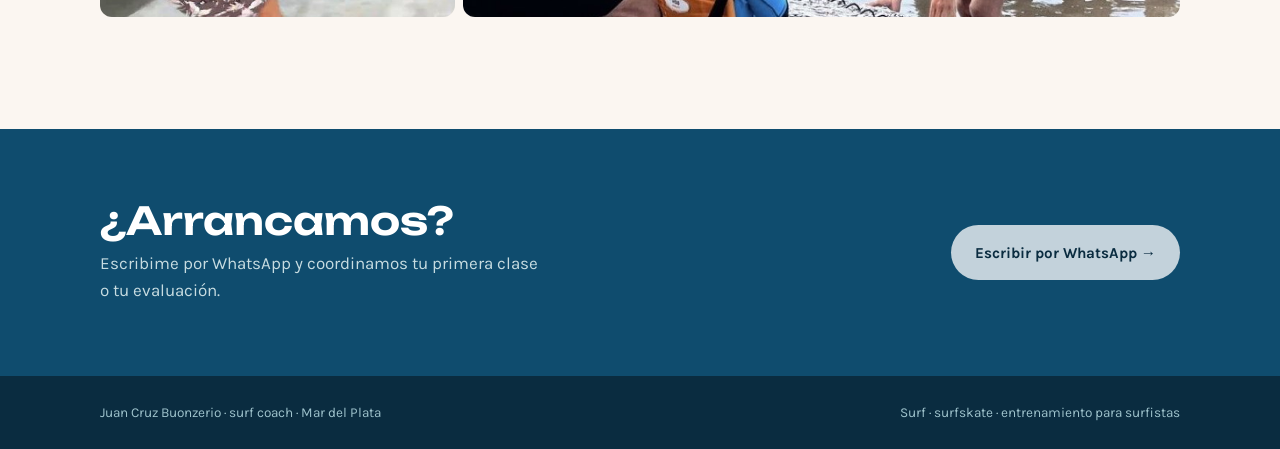
<file: sobre-mi.html>
<!doctype html>
<html lang="es-AR"><head><meta charset="utf-8"><meta name="viewport" content="width=device-width,initial-scale=1,viewport-fit=cover">
<title>Juan Cruz Buonzerio · surf coach y guardavidas en Mar del Plata</title>
<!-- SEO -->
<meta name="description" content="Surfeo desde los 12, soy guardavidas y doy clases de surf, surfskate y entrenamiento para surfistas en Mar del Plata.">
<meta name="keywords" content="clases de surf Mar del Plata, escuela de surf Mar del Plata, surf coach Mar del Plata, clases de surfskate Mar del Plata, entrenamiento para surfistas, Juan Cruz Buonzerio, guardavidas Mar del Plata, instructor de surf Mar del Plata">
<meta name="author" content="Juan Cruz Buonzerio">
<meta property="og:type" content="website">
<meta property="og:locale" content="es_AR">
<meta property="og:site_name" content="Juan Cruz Buonzerio · Surf coach">
<meta property="og:title" content="Juan Cruz Buonzerio · surf coach y guardavidas en Mar del Plata">
<meta property="og:description" content="Surfeo desde los 12, soy guardavidas y doy clases de surf, surfskate y entrenamiento para surfistas en Mar del Plata.">
<meta property="og:image" content="img/juan.jpg">
<meta name="twitter:card" content="summary_large_image">
<meta name="twitter:title" content="Juan Cruz Buonzerio · surf coach y guardavidas en Mar del Plata">
<meta name="twitter:description" content="Surfeo desde los 12, soy guardavidas y doy clases de surf, surfskate y entrenamiento para surfistas en Mar del Plata.">
<meta name="twitter:image" content="img/juan.jpg">
<!-- /SEO -->
<link rel="preconnect" href="https://fonts.googleapis.com">
<link rel="preconnect" href="https://fonts.gstatic.com" crossorigin>
<link rel="stylesheet" href="https://fonts.googleapis.com/css2?family=Unbounded:wght@400;600;800&family=Karla:wght@400;500;700&family=IBM+Plex+Mono:wght@400;500&display=swap">
<link rel="stylesheet" href="style.css">
<style>body{margin:0}</style>
</head><body>
<header class="page-head">
  <div class="wrap">
    <nav class="nav">
      <a class="brand" href="index.html" style="text-decoration:none">JUAN CRUZ BUONZERIO · surf coach</a>
      <div class="nav-links">
        <a href="index.html">Inicio</a>
        <a href="clases.html">Clases</a>
        <a href="planes.html">Planes</a>
        <a href="sobre-mi.html" aria-current="page">Sobre mí</a>
        <a href="contacto.html">Contacto</a>
      </div>
    </nav>
    <div class="page-title">
      <p class="label" style="margin-bottom:1rem">Sobre mí</p>
      <h1>Juan Cruz Buonzerio.</h1>
      <p class="lead">Surf coach y guardavidas en Mar del Plata.</p>
    </div>
  </div>
  <canvas class="waves" aria-hidden="true"></canvas>
</header>
<main>
  <section class="block" id="sobre-mi">
    <div class="wrap about">
      <div class="portrait"><img src="img/juan.jpg" alt="Juan Cruz Buonzerio entre tablas de surf"></div>
      <div class="about-text">
        <p class="label" style="color:var(--teal)">Sobre mí</p>
        <h2>Soy Juan Cruz Buonzerio. Mi lugar es el mar.</h2>
        <p>Soy de Mar del Plata, crecí mirando el mar y me meto todos los días. Surfeo desde los 12, hace varios años que doy clases y además soy guardavidas, así que conozco el mar de acá: las corrientes, las mareas y cómo cambia cada día. Con los años entendí que la constancia se puede trabajar fuera del agua y es muy importante para seguir avanzando dentro del agua.</p>
        <p>Desde chico viajo buscando olas. Surfeé spots en distintas partes del mundo y de cada lugar me traje algo: otras olas, otras formas de entrenar y de enseñar.</p>
        <p>En mis clases combino las dos cosas: clases en el agua para aprender a leer el mar y entrenamiento en tierra para que el cuerpo acompañe. Todo lo que hago es personalizado: clases individuales o en grupos reducidos, con un plan armado para cada persona, desde la primera ola hasta la que te viene costando hace años.</p>
        <div class="facts">
          <div><strong>Desde los 12</strong><span>surfeando en Mar del Plata</span></div>
          <div><strong>Coach</strong><span>experiencia por más de 5 años en Argentina y el mundo. Mejorando tu posición en el lineup.</span></div>
          <div><strong>Guardavidas</strong><span>seguridad en el mar y lectura de corrientes de retorno</span></div>
        </div>
      </div>
    </div>
  </section>

  <section class="surf-strip-wrap" aria-label="Juan Cruz surfeando">
    <div class="wrap">
      <div class="surf-strip">
        <img src="img/surf-cerca.jpg" alt="Juan Cruz girando en la ola" loading="lazy">
        <img src="img/ola-2.jpg" alt="Juan Cruz en la cresta de la ola" loading="lazy">
        <img src="img/guardavidas.jpg" alt="Juan Cruz trabajando de guardavidas" loading="lazy">
        <img src="img/ola-3.jpg" alt="Juan Cruz bajando la ola" loading="lazy">
      </div>
    </div>
  </section>

  <section class="block" id="galeria">
    <div class="wrap">
      <div class="section-head">
        <p class="label">En la playa</p>
        <h2>Así son las clases.</h2>
      </div>
      <div class="gallery">
        <img class="g-tall" src="img/tubo.jpg" alt="Surfista adentro de una ola grande" loading="lazy">
        <img class="g-tall" src="img/alumna-tabla.jpg" alt="Alumna con su tabla en una playa con árboles" style="object-position:center 40%" loading="lazy">
        <img class="g-mwide" src="img/ola-1.jpg" alt="Surfista con lycra amarilla en la cara de la ola" loading="lazy">
        <img src="img/clase-charla.jpg" alt="Juan Cruz charlando con una alumna en la arena" loading="lazy">
        <img class="g-wide2" src="img/clase-tablas.jpg" alt="Grupo de alumnos con sus tablas en la orilla" loading="lazy">
        <img class="g-wide" src="img/encuentro-grupo.jpg" alt="Gran grupo de surfistas con tablas en la playa" loading="lazy">
        <img src="img/clase-elongacion.jpg" alt="Juan Cruz guiando la entrada en calor en la playa" loading="lazy">
        <img src="img/surfskate.jpg" alt="Grupo de alumnos con sus skates en la pista" loading="lazy">
        <img style="object-position:center 30%" src="img/surfskate-giro.jpg" alt="Surfista girando en surfskate" loading="lazy">
        <img class="g-wide" src="img/surf-adaptado.jpg" alt="Preparando una tabla junto a una silla anfibia en la orilla" loading="lazy">
      </div>
    </div>
  </section>

  <section class="cta-band">
    <div class="wrap">
      <div>
        <h2>¿Arrancamos?</h2>
        <p>Escribime por WhatsApp y coordinamos tu primera clase o tu evaluación.</p>
      </div>
      <div class="actions">
        <a class="btn btn-light" href="https://wa.me/5492236683884?text=Hola%20Juan%20Cruz!%20Quiero%20info%20sobre%20las%20clases%20de%20surf%20y%20el%20entrenamiento." target="_blank" rel="noopener noreferrer">Escribir por WhatsApp →</a>
      </div>
    </div>
  </section>

</main>
<footer><div class="wrap"><span>Juan Cruz Buonzerio · surf coach · Mar del Plata</span><span>Surf · surfskate · entrenamiento para surfistas</span></div></footer>
<script src="main.js"></script>
</body></html>
</file>
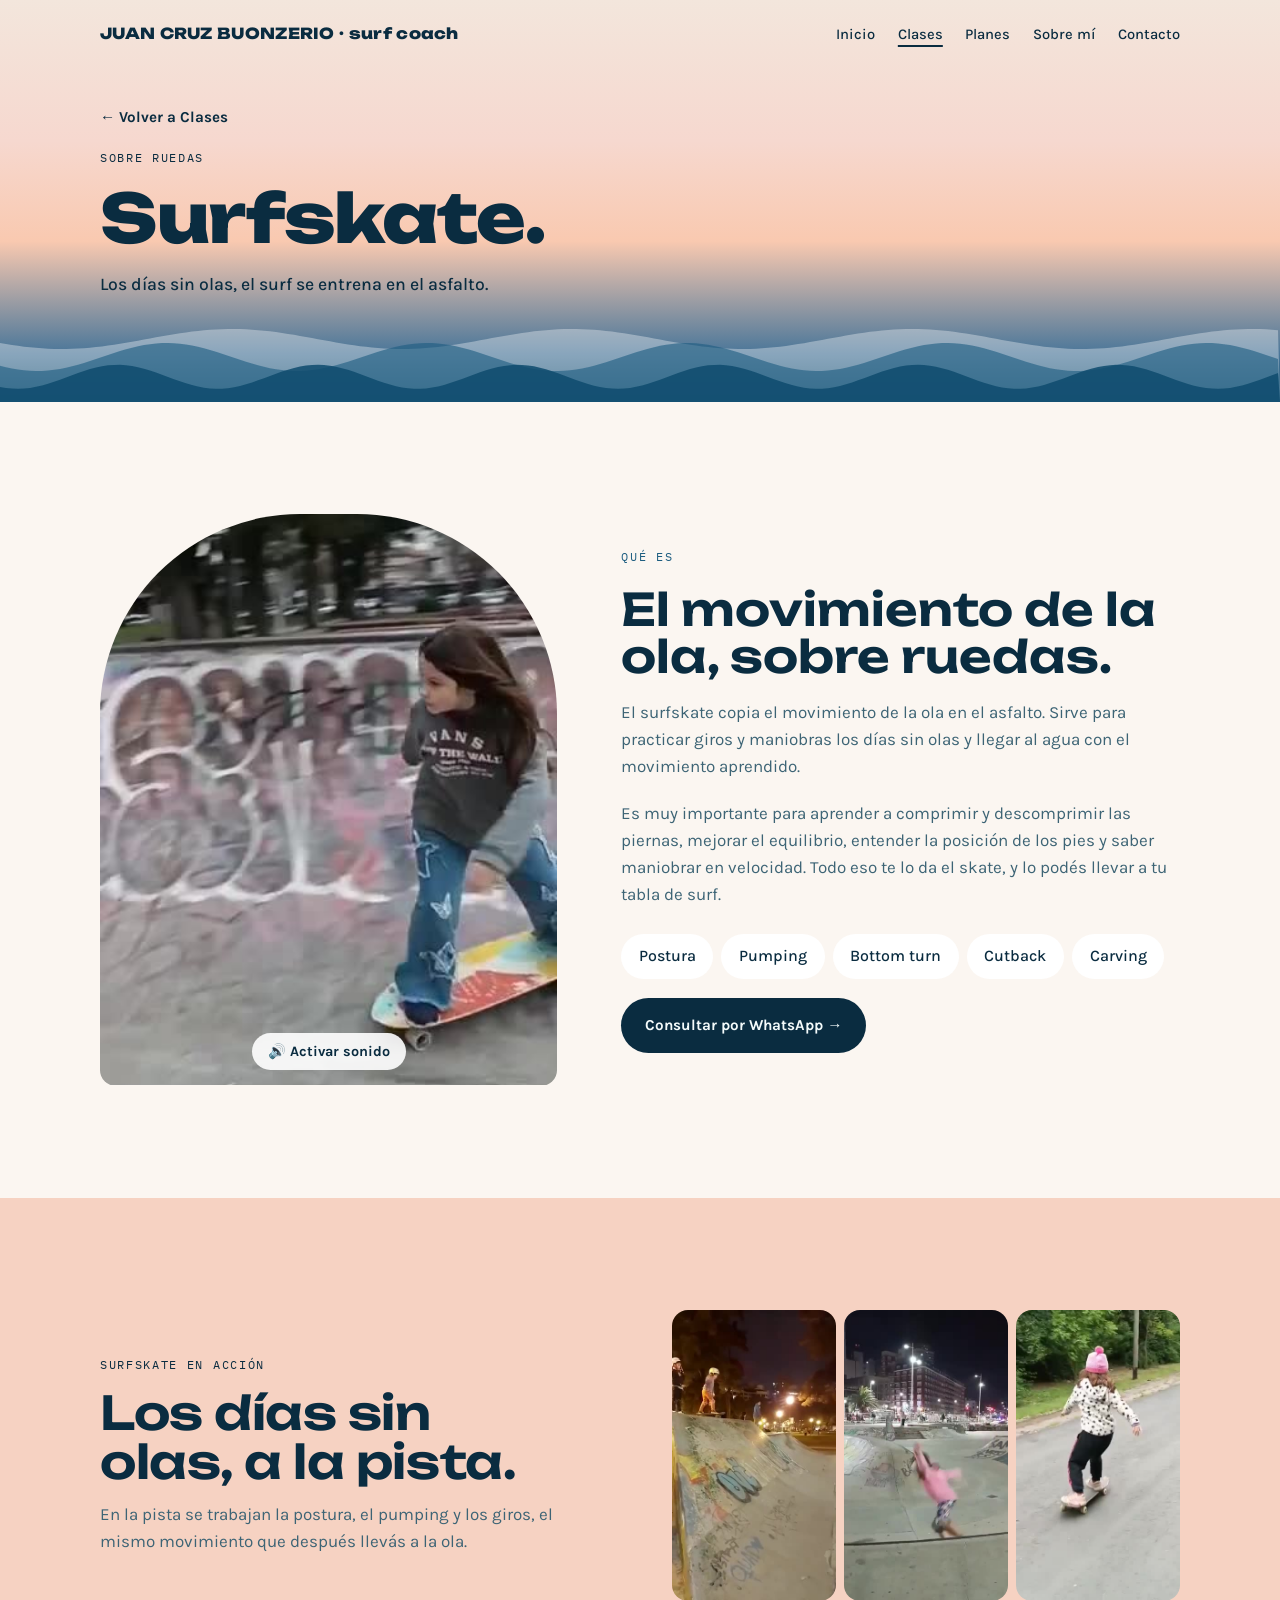
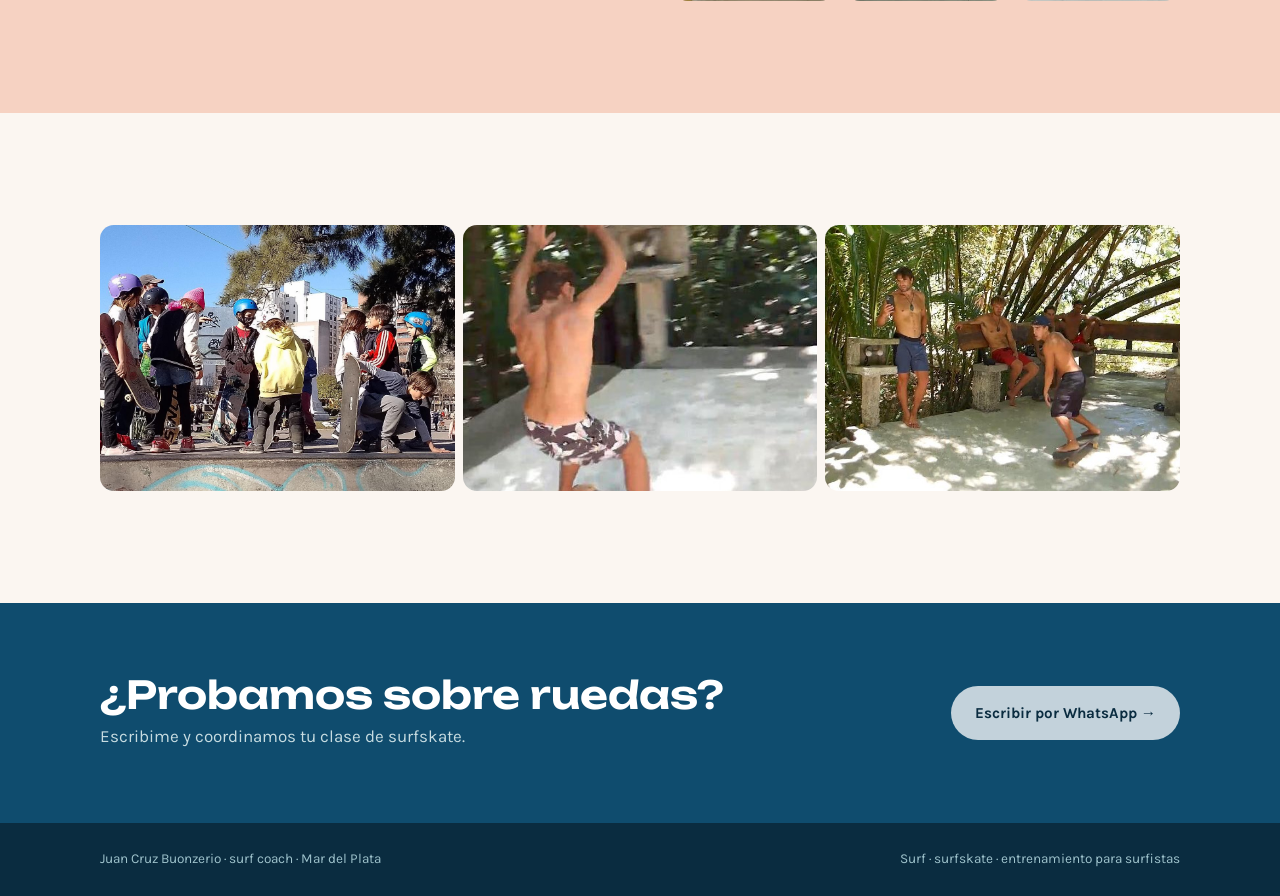
<file: surfskate.html>
<!doctype html>
<html lang="es-AR"><head><meta charset="utf-8"><meta name="viewport" content="width=device-width,initial-scale=1,viewport-fit=cover">
<title>Clases de surfskate en Mar del Plata · Juan Cruz surf coach</title>
<!-- SEO -->
<meta name="description" content="Clases de surfskate para entrenar el surf los días sin olas: compresión, equilibrio, posición de los pies y maniobras en velocidad.">
<meta name="keywords" content="clases de surf Mar del Plata, escuela de surf Mar del Plata, surf coach Mar del Plata, clases de surfskate Mar del Plata, entrenamiento para surfistas, Juan Cruz Buonzerio, surfskate Mar del Plata, clases de surfskate, surfskate para surfistas, carving, pumping">
<meta name="author" content="Juan Cruz Buonzerio">
<meta property="og:type" content="website">
<meta property="og:locale" content="es_AR">
<meta property="og:site_name" content="Juan Cruz Buonzerio · Surf coach">
<meta property="og:title" content="Clases de surfskate en Mar del Plata · Juan Cruz surf coach">
<meta property="og:description" content="Clases de surfskate para entrenar el surf los días sin olas: compresión, equilibrio, posición de los pies y maniobras en velocidad.">
<meta property="og:image" content="img/surfskate-selva.jpg">
<meta name="twitter:card" content="summary_large_image">
<meta name="twitter:title" content="Clases de surfskate en Mar del Plata · Juan Cruz surf coach">
<meta name="twitter:description" content="Clases de surfskate para entrenar el surf los días sin olas: compresión, equilibrio, posición de los pies y maniobras en velocidad.">
<meta name="twitter:image" content="img/surfskate-selva.jpg">
<!-- /SEO -->
<link rel="preconnect" href="https://fonts.googleapis.com">
<link rel="preconnect" href="https://fonts.gstatic.com" crossorigin>
<link rel="stylesheet" href="https://fonts.googleapis.com/css2?family=Unbounded:wght@400;600;800&family=Karla:wght@400;500;700&family=IBM+Plex+Mono:wght@400;500&display=swap">
<link rel="stylesheet" href="style.css">
<style>body{margin:0}</style>
</head><body>
<header class="page-head">
  <div class="wrap">
    <nav class="nav">
      <a class="brand" href="index.html" style="text-decoration:none">JUAN CRUZ BUONZERIO · surf coach</a>
      <div class="nav-links">
        <a href="index.html">Inicio</a>
        <a href="clases.html" aria-current="page">Clases</a>
        <a href="planes.html">Planes</a>
        <a href="sobre-mi.html">Sobre mí</a>
        <a href="contacto.html">Contacto</a>
      </div>
    </nav>
    <div class="page-title">
      <a class="back-link" href="clases.html">← Volver a Clases</a>
      <p class="label" style="margin-bottom:1rem">Sobre ruedas</p>
      <h1>Surfskate.</h1>
      <p class="lead">Los días sin olas, el surf se entrena en el asfalto.</p>
    </div>
  </div>
  <canvas class="waves" aria-hidden="true"></canvas>
</header>
<main>
  <section class="block">
    <div class="wrap detail">
      <div class="detail-media">
        <video class="detail-img" src="img/skate-musica.mp4" poster="img/skate-musica.jpg" autoplay muted loop playsinline aria-label="Alumna andando en surfskate en la pista"></video>
        <button class="sound-btn" type="button" aria-pressed="false">🔊 Activar sonido</button>
      </div>
      <div class="detail-text">
        <p class="label" style="color:var(--teal)">Qué es</p>
        <h2>El movimiento de la ola, sobre ruedas.</h2>
        <p style="color:var(--ink-soft)">El surfskate copia el movimiento de la ola en el asfalto. Sirve para practicar giros y maniobras los días sin olas y llegar al agua con el movimiento aprendido.</p>
        <p style="color:var(--ink-soft)">Es muy importante para aprender a comprimir y descomprimir las piernas, mejorar el equilibrio, entender la posición de los pies y saber maniobrar en velocidad. Todo eso te lo da el skate, y lo podés llevar a tu tabla de surf.</p>
        <div class="drills plan-tags"><span>Postura</span><span>Pumping</span><span>Bottom turn</span><span>Cutback</span><span>Carving</span></div>
        <a class="btn btn-dark" href="https://wa.me/5492236683884?text=Hola%20Juan%20Cruz%21%20Quiero%20info%20sobre%20las%20clases%20de%20surfskate." target="_blank" rel="noopener noreferrer">Consultar por WhatsApp →</a>
      </div>
    </div>
  </section>

  <section class="block skate-band">
    <div class="wrap skate-wrap">
      <div class="section-head" style="margin-bottom:0">
        <p class="label">Surfskate en acción</p>
        <h2>Los días sin olas, a la pista.</h2>
        <p>En la pista se trabajan la postura, el pumping y los giros, el mismo movimiento que después llevás a la ola.</p>
      </div>
      <div class="skate-videos">
        <video src="img/skate-1.mp4" poster="img/skate-1.jpg" autoplay muted loop playsinline aria-label="Alumna bajando una rampa en surfskate"></video>
        <video src="img/skate-2.mp4" poster="img/skate-2.jpg" autoplay muted loop playsinline aria-label="Alumna practicando en el bowl de la pista"></video>
        <video src="img/skate-3.mp4" poster="img/skate-3.jpg" autoplay muted loop playsinline aria-label="Alumna bajando una calle en surfskate"></video>
      </div>
    </div>
  </section>

  <section class="block">
    <div class="wrap">
      <div class="photo-pair">
        <img src="img/surfskate.jpg" alt="Grupo de alumnos con sus skates en la pista" loading="lazy">
        <img src="img/surfskate-giro.jpg" alt="Surfista girando en surfskate" style="object-position:center 30%" loading="lazy">
        <img src="img/surfskate-selva.jpg" alt="Surfista practicando surfskate en un deck rodeado de selva" loading="lazy">
      </div>
    </div>
  </section>

  <section class="cta-band">
    <div class="wrap">
      <div>
        <h2>¿Probamos sobre ruedas?</h2>
        <p>Escribime y coordinamos tu clase de surfskate.</p>
      </div>
      <div class="actions">
        <a class="btn btn-light" href="https://wa.me/5492236683884?text=Hola%20Juan%20Cruz%21%20Quiero%20info%20sobre%20las%20clases%20de%20surfskate." target="_blank" rel="noopener noreferrer">Escribir por WhatsApp →</a>
      </div>
    </div>
  </section>
</main>
<footer><div class="wrap"><span>Juan Cruz Buonzerio · surf coach · Mar del Plata</span><span>Surf · surfskate · entrenamiento para surfistas</span></div></footer>
<script src="main.js"></script>
</body></html>
</file>
<file: style.css>
/* Layout: amanecer arriba, mar profundo abajo. La página baja como bajás del cielo al agua. */
:root {
  --sky: #dbeaf2;        /* primera luz */
  --dawn: #f4b3a6;       /* sol saliendo */
  --sea: #0f4c6e;        /* mar adentro */
  --deep: #0a2c40;       /* fondo */
  --foam: #f4fbfb;       /* espuma */
  --teal: #1d5d80;       /* agua verde */
  --mist: #f5e6de;
  --ink: #0a2c40;
  --ink-soft: #3d6475;
  --bg: #fbf6f1;
  --card: #ffffff;
  --line: rgba(10,44,64,0.12);
  --font-display: "Unbounded", "Arial Black", system-ui, sans-serif;
  --font-body: "Karla", "Helvetica Neue", Arial, sans-serif;
  --font-mono: "IBM Plex Mono", ui-monospace, Menlo, monospace;
}
@media (prefers-color-scheme: dark) { :root:not([data-theme="light"]) {
  --bg: #071f2e; --card: #0c2d42; --ink: #e8f6f6; --ink-soft: #9fc3cc; --line: rgba(232,246,246,0.14); --mist: #12384f; color-scheme: dark;
}}
:root[data-theme="dark"] {
  --bg: #071f2e; --card: #0c2d42; --ink: #e8f6f6; --ink-soft: #9fc3cc; --line: rgba(232,246,246,0.14); --mist: #12384f; color-scheme: dark;
}
* { box-sizing: border-box; }
body { background: var(--bg); color: var(--ink); font-family: var(--font-body); font-size: 17px; line-height: 1.6; }
h1, h2, h3 { font-family: var(--font-display); text-wrap: balance; margin: 0; line-height: 1.05; }
p { margin: 0; }
a { color: inherit; }
.wrap { max-width: 1120px; margin: 0 auto; padding-left: max(20px, env(safe-area-inset-left, 0px)); padding-right: max(20px, env(safe-area-inset-right, 0px)); }
.label { font-family: var(--font-mono); font-size: 0.75rem; letter-spacing: 0.14em; text-transform: uppercase; }

/* HERO */
.hero { position: relative; overflow: hidden; color: #0a2c40;
  background: linear-gradient(180deg, #f3e6dc 0%, #f6d8cf 26%, #f9c9b0 48%, #4a7699 70%, #1c557a 86%, var(--sea) 100%); }
.hero .wrap { position: relative; z-index: 2; padding-block: 1.4rem 7rem; }
.nav { display: flex; justify-content: space-between; align-items: center; gap: 1rem; flex-wrap: wrap; }
.brand { font-family: var(--font-display); font-weight: 800; font-size: 0.95rem; letter-spacing: 0.02em; }
.nav-links { display: flex; gap: 1.4rem; flex-wrap: wrap; font-size: 0.92rem; font-weight: 500; }
.nav-links a { text-decoration: none; }
.nav-links a:hover, .nav-links a:focus-visible { text-decoration: underline; text-underline-offset: 4px; }
.hero-video { position: absolute; inset: 0; width: 100%; height: 100%; object-fit: cover; object-position: center 62%; z-index: 0; }
.hero-tint { position: absolute; inset: 0; z-index: 1; background: linear-gradient(180deg, rgba(249,214,196,0.6) 0%, rgba(246,208,196,0.35) 38%, rgba(249,190,160,0.08) 58%, rgba(15,76,110,0.15) 80%, rgba(15,76,110,0.6) 100%); }
.hero-copy { margin-top: 4.5rem; max-width: 760px; }
.hero h1 { font-size: clamp(2.4rem, 7vw, 5.2rem); font-weight: 800; letter-spacing: -0.02em; }
.hero h1 span { display: block; color: #1d5d80; }
.hero p.lead { margin-top: 1.4rem; max-width: 34ch; font-size: 1.15rem; font-weight: 500; color: #0a2c40; }
.hero-actions { display: flex; flex-wrap: wrap; gap: 0.8rem; margin-top: 2rem; }
.btn { display: inline-flex; align-items: center; gap: 0.5rem; padding: 0.95rem 1.5rem; border-radius: 999px; font-weight: 700; text-decoration: none; font-size: 0.95rem; transition: transform .2s ease; }
.btn:hover { transform: translateY(-2px); }
.btn:focus-visible { outline: 3px solid #fff; outline-offset: 3px; }
.btn-dark { background: var(--deep); color: var(--foam); }
.btn-light { background: rgba(255,255,255,0.75); color: var(--deep); }
.conditions { margin-top: 3.2rem; display: flex; flex-wrap: wrap; gap: 0.6rem 1.6rem; color: #e8f6f6; }
.conditions div { display: flex; flex-direction: column; }
.conditions .label { opacity: 0.8; font-size: 0.68rem; }
.conditions strong { font-family: var(--font-mono); font-weight: 500; font-size: 1.05rem; font-variant-numeric: tabular-nums; }
.waves { position: absolute; left: 0; right: 0; bottom: 0; width: 100%; height: 90px; z-index: 1; display: block; }

/* SECTIONS */
section.block { padding-block: clamp(4rem, 9vw, 7rem); }
.section-head { display: grid; gap: 0.9rem; max-width: 640px; margin-bottom: 3rem; }
.section-head .label { color: var(--teal); }
.section-head h2 { font-size: clamp(1.8rem, 4vw, 2.9rem); font-weight: 600; letter-spacing: -0.01em; }
.section-head p { color: var(--ink-soft); }

/* SOBRE MI */
.about { display: grid; grid-template-columns: 0.9fr 1.1fr; gap: clamp(2rem, 5vw, 4.5rem); align-items: center; }
.portrait { aspect-ratio: 4 / 5; max-width: 100%; border-radius: 200px 200px 16px 16px; overflow: hidden; background: #f6d8cf; }
.portrait img { width: 100%; height: 100%; object-fit: cover; object-position: center 40%; display: block; }
.surf-strip { display: grid; grid-template-columns: repeat(4, 1fr); gap: 6px; }
.surf-strip img { width: 100%; max-width: 100%; aspect-ratio: 1; object-fit: cover; display: block; }
.surf-strip-wrap { padding-block: 0 clamp(4rem, 9vw, 7rem); }
.surf-strip-cap { margin-top: 0.9rem; color: var(--ink-soft); font-size: 0.9rem; }
@media (max-width: 820px) { .surf-strip { grid-template-columns: 1fr 1fr; } }
.about-text { display: grid; gap: 1.1rem; min-width: 0; }
.about-text h2 { font-size: clamp(1.8rem, 4vw, 2.8rem); font-weight: 600; }
.about-text p { color: var(--ink-soft); max-width: 58ch; }
.facts { display: grid; grid-template-columns: repeat(3, 1fr); gap: 1px; margin-top: 1rem; background: var(--line); border-block: 1px solid var(--line); }
.facts div { background: var(--bg); padding: 1rem 0.4rem 1rem 0; }
.facts strong { display: block; font-family: var(--font-display); font-size: 1.05rem; font-weight: 600; color: var(--teal); }
.facts span { font-size: 0.88rem; color: var(--ink-soft); }

/* NIVELES */
.levels-bg { background: var(--mist); }
.levels { display: grid; grid-template-columns: 1fr 1fr; gap: 1.4rem; }
.level { background: var(--card); border-radius: 22px; padding: clamp(1.6rem, 3vw, 2.4rem); display: grid; gap: 1rem; align-content: start; min-width: 0; }
.level .tag { justify-self: start; padding: 0.35rem 0.8rem; border-radius: 999px; font-family: var(--font-mono); font-size: 0.72rem; letter-spacing: 0.1em; text-transform: uppercase; }
.level.first .tag { background: #fbe1da; color: #8a3a2c; }
.level.pro .tag { background: var(--sea); color: #fbf6f1; }
.level h3 { font-size: clamp(1.4rem, 2.6vw, 1.9rem); font-weight: 600; }
.level p { color: var(--ink-soft); }
.level ul { list-style: none; padding: 0; margin: 0.4rem 0 0; display: grid; }
.level li { padding: 0.7rem 0; border-top: 1px solid var(--line); display: flex; gap: 0.7rem; }
.level li::before { content: ""; flex: 0 0 8px; height: 8px; margin-top: 0.55rem; border-radius: 50%; }
.level.first li::before { background: var(--dawn); }
.level.pro li::before { background: var(--teal); }

/* EN EL AGUA / FUERA DEL AGUA */
.split { display: grid; grid-template-columns: repeat(3, 1fr); gap: 0; border-radius: 24px; overflow: hidden; }
.side { padding: clamp(1.8rem, 4vw, 3rem); display: grid; gap: 1rem; align-content: start; min-width: 0; }
.side.water { background: var(--sea); color: #e8f6f6; }
.side.land { background: #efdcc6; color: #0a2c40; }
.side.skate { background: #f6d2c2; color: #0a2c40; }
.skate .drills span { background: rgba(10,44,64,0.08); }
.side .label { opacity: 0.8; }
.side h3 { font-size: clamp(1.5rem, 3vw, 2.2rem); font-weight: 600; }
.side p { opacity: 0.88; max-width: 46ch; }
.drills { display: flex; flex-wrap: wrap; gap: 0.5rem; margin-top: 0.4rem; }
.drills span { padding: 0.45rem 0.85rem; border-radius: 999px; font-size: 0.88rem; font-weight: 500; }
.water .drills span { background: rgba(232,246,246,0.12); }
.land .drills span { background: rgba(10,44,64,0.08); }

.card-btn { justify-self: start; margin-top: 0.6rem; }
.side-img { width: 100%; max-width: 100%; aspect-ratio: 4 / 3; object-fit: cover; border-radius: 14px; display: block; margin-bottom: 0.4rem; }
.level, .side { grid-template-rows: auto; }
/* COMO FUNCIONA */
.steps { display: grid; grid-template-columns: repeat(5, 1fr); gap: 1.4rem; }
@media (max-width: 1000px) and (min-width: 821px) { .steps { grid-template-columns: repeat(3, 1fr); } }
.step { display: grid; gap: 0.6rem; padding-top: 1.2rem; border-top: 2px solid var(--teal); min-width: 0; }
.step .label { color: var(--teal); }
.step h3 { font-size: 1.1rem; font-weight: 600; font-family: var(--font-body); }
.step p { color: var(--ink-soft); font-size: 0.95rem; }

/* GALERIA */
.gallery { display: grid; grid-template-columns: repeat(3, 1fr); grid-auto-rows: 220px; gap: 8px; grid-auto-flow: dense; }
.gallery img { width: 100%; height: 100%; max-width: 100%; object-fit: cover; border-radius: 12px; display: block; }
.gallery .g-tall { grid-row: span 2; }
.gallery .g-wide, .gallery .g-wide2 { grid-column: span 2; }
@media (max-width: 820px) { .gallery { grid-template-columns: 1fr 1fr; grid-auto-rows: 160px; } .gallery .g-mwide { grid-column: span 2; } }
/* CTA */
.cta { color: #0a2c40; background: linear-gradient(180deg, var(--sea) 0%, #1c557a 30%, #4a7699 50%, #f9c9b0 78%, #f3e6dc 100%); }
.cta .wrap { padding-block: clamp(5rem, 10vw, 8rem); }
.cta-grid { display: grid; grid-template-columns: 1.1fr 0.9fr; gap: clamp(2rem, 5vw, 4rem); align-items: center; }
.cta-text { display: grid; gap: 1.4rem; justify-items: start; min-width: 0; }
.cta-img { width: 100%; max-width: 100%; aspect-ratio: 4 / 5; object-fit: cover; object-position: center 30%; border-radius: 200px 200px 16px 16px; display: block; }
.level-img { width: 100%; max-width: 100%; aspect-ratio: 16 / 10; object-fit: cover; border-radius: 14px; display: block; }
.level.pro .level-img { object-position: center 25%; }
.steps-img { width: 100%; max-width: 100%; aspect-ratio: 21 / 9; object-fit: cover; object-position: center 40%; border-radius: 18px; display: block; margin-bottom: 2.4rem; }
@media (max-width: 820px) { .cta-grid { grid-template-columns: 1fr; } .cta-img { max-width: 380px; } .steps-img { aspect-ratio: 4 / 3; } }
.cta h2 { font-size: clamp(2rem, 5.5vw, 4rem); font-weight: 800; color: #fff; max-width: 14ch; }
.cta p { max-width: 42ch; font-weight: 500; }
.contact-line { display: flex; flex-wrap: wrap; gap: 0.6rem 1.4rem; font-family: var(--font-mono); font-size: 0.9rem; }
footer { background: var(--deep); color: #9fc3cc; }
footer .wrap { padding-block: 1.6rem; display: flex; justify-content: space-between; flex-wrap: wrap; gap: 0.6rem; font-size: 0.85rem; }

@media (max-width: 820px) {
  .about, .levels, .split { grid-template-columns: 1fr; }
  .portrait { max-width: 380px; }
  .steps { grid-template-columns: 1fr 1fr; }
}
@media (max-width: 480px) {
  .steps { grid-template-columns: 1fr; }
  .facts strong { font-size: 0.92rem; }
}
@media (prefers-reduced-motion: reduce) { .btn { transition: none; } }

/* PESTAÑAS */
.nav-links a[aria-current="page"] { text-decoration: underline; text-underline-offset: 6px; text-decoration-thickness: 2px; }
.page-head { position: relative; overflow: hidden; color: #0a2c40; background: linear-gradient(180deg, #f3e6dc 0%, #f6d8cf 35%, #f9c9b0 60%, #4a7699 88%, var(--sea) 100%); }
.page-head .wrap { position: relative; z-index: 2; padding-block: 1.4rem 6.5rem; }
.page-title { margin-top: 3.5rem; max-width: 720px; }
.page-title h1 { font-size: clamp(2.1rem, 6vw, 4.2rem); font-weight: 800; letter-spacing: -0.02em; }
.page-title .lead { margin-top: 1rem; max-width: 40ch; font-size: 1.1rem; font-weight: 500; }
.more-link { font-weight: 700; text-decoration: none; justify-self: start; margin-top: 0.4rem; }
.more-link:hover, .more-link:focus-visible { text-decoration: underline; text-underline-offset: 4px; }
.about-cta { justify-self: start; margin-top: 0.6rem; }
.cta-band { background: var(--sea); color: #e8f6f6; }
.cta-band .wrap { padding-block: clamp(3rem, 7vw, 4.5rem); display: flex; flex-wrap: wrap; align-items: center; justify-content: space-between; gap: 1.4rem; }
.cta-band h2 { font-size: clamp(1.6rem, 4vw, 2.4rem); font-weight: 600; color: #fff; }
.cta-band p { margin-top: 0.5rem; opacity: 0.85; max-width: 44ch; }
.cta-band .actions { display: flex; flex-wrap: wrap; gap: 0.8rem; }
.contact-cards { display: grid; gap: 0.8rem; margin-top: 0.4rem; width: 100%; }
.contact-card { display: grid; gap: 0.2rem; padding: 1rem 1.2rem; background: var(--card); border-radius: 16px; text-decoration: none; color: var(--ink); border: 1px solid var(--line); }
.contact-card .label { color: var(--teal); }
.contact-card strong { font-size: 1.05rem; }
.contact-wrap { display: grid; grid-template-columns: 1.1fr 0.9fr; gap: clamp(2rem, 5vw, 4rem); align-items: center; }
.contact-text { display: grid; gap: 1.2rem; justify-items: start; min-width: 0; }
.contact-text p { color: var(--ink-soft); max-width: 46ch; }
@media (max-width: 820px) {
  .nav { flex-direction: column; align-items: flex-start; gap: 0.7rem; }
  .nav-links { width: 100%; flex-wrap: nowrap; overflow-x: auto; gap: 1.1rem; white-space: nowrap; font-size: 0.9rem; scrollbar-width: none; }
  .contact-wrap { grid-template-columns: 1fr; }
}
.skate-band { background: #f6d2c2; color: #0a2c40; }
.skate-band .section-head .label { color: #0a2c40; }
.skate-band .section-head p { color: #3d6475; }
.skate-wrap { display: grid; grid-template-columns: 1fr 1fr; gap: clamp(2rem, 5vw, 4rem); align-items: center; }
.skate-videos { display: grid; grid-template-columns: repeat(3, 1fr); gap: 8px; }
.skate-videos video { width: 100%; max-width: 100%; aspect-ratio: 9 / 16; object-fit: cover; border-radius: 16px; display: block; background: #0a2c40; }
@media (max-width: 820px) { .skate-wrap { grid-template-columns: 1fr; } }
.contact-photos { padding-block: 0 clamp(4rem, 9vw, 7rem); }
.photo-pair { display: grid; grid-template-columns: repeat(3, 1fr); gap: 8px; }
.photo-pair img, .photo-pair video { width: 100%; max-width: 100%; aspect-ratio: 4 / 3; object-fit: cover; border-radius: 14px; display: block; }
@media (max-width: 600px) { .photo-pair { grid-template-columns: 1fr; } }
.train-band { background: #efdcc6; color: #0a2c40; }
.train-band .section-head .label { color: #0a2c40; }
.train-band .section-head p { color: #3d6475; }
.train-video { max-width: 300px; width: 100%; justify-self: center; }
.train-video video { width: 100%; max-width: 100%; aspect-ratio: 9 / 16; object-fit: cover; border-radius: 16px; display: block; background: #0a2c40; }
@media (max-width: 820px) { .train-video { order: 2; } }
.back-link { display: inline-block; margin-bottom: 1.2rem; font-weight: 700; text-decoration: none; font-size: 0.95rem; }
.back-link:hover, .back-link:focus-visible { text-decoration: underline; text-underline-offset: 4px; }
.detail { display: grid; grid-template-columns: 0.9fr 1.1fr; gap: clamp(2rem, 5vw, 4.5rem); align-items: center; }
.detail-img { width: 100%; max-width: 100%; aspect-ratio: 4 / 5; object-fit: cover; border-radius: 200px 200px 16px 16px; display: block; }
.detail-text { display: grid; gap: 1.2rem; justify-items: start; min-width: 0; }
.detail-text h2 { font-size: clamp(1.8rem, 4vw, 2.8rem); font-weight: 600; }
.check-list { list-style: none; padding: 0; margin: 0; display: grid; width: 100%; }
.check-list li { padding: 0.9rem 0 0.9rem 1.4rem; border-top: 1px solid var(--line); position: relative; color: var(--ink-soft); }
.check-list li::before { content: ""; position: absolute; left: 0; top: 1.45rem; width: 8px; height: 8px; border-radius: 50%; background: var(--dawn); }
.check-list strong { color: var(--ink); }
.info-grid { display: grid; grid-template-columns: repeat(3, 1fr); gap: 1rem; }
.info-card { background: var(--card); border-radius: 18px; padding: 1.3rem 1.4rem; display: grid; gap: 0.35rem; align-content: start; min-width: 0; }
.info-card .label { color: var(--teal); }
.info-card strong { font-family: var(--font-display); font-weight: 600; font-size: 1.1rem; line-height: 1.25; }
@media (max-width: 820px) { .detail { grid-template-columns: 1fr; } .detail-img { max-width: 380px; } .info-grid { grid-template-columns: 1fr 1fr; } }
@media (max-width: 480px) { .info-grid { grid-template-columns: 1fr; } }
.plan-tags span { background: var(--card); color: var(--ink); font-size: 1rem; padding: 0.6rem 1.1rem; }
.work-grid { grid-template-columns: repeat(5, 1fr); }
.work-card p { color: var(--ink-soft); font-size: 0.95rem; }
.work-num { font-family: var(--font-mono); font-size: 0.8rem; color: var(--teal); }
video.detail-img { background: #0a2c40; }
@media (max-width: 1000px) { .work-grid { grid-template-columns: repeat(2, 1fr); } }
@media (max-width: 480px) { .work-grid { grid-template-columns: 1fr; } }
.meet-tags span { background: var(--mist); color: var(--ink); }
.follow .level { border: 1px solid var(--line); }
.conditions-wrap { margin-top: 3.2rem; color: #e8f6f6; }
.conditions-wrap .conditions { margin-top: 0.6rem; }
.conditions-title { font-size: 0.7rem; opacity: 0.85; }
.conditions-src { margin-top: 0.6rem; font-size: 0.75rem; opacity: 0.7; }
/* ELEGÍ TU CAMINO */
.paths { display: grid; grid-template-columns: repeat(4, 1fr); gap: 12px; }
.path { position: relative; display: block; min-height: 340px; border-radius: 20px; overflow: hidden; text-decoration: none; color: #fff; background: var(--deep); }
.path img { position: absolute; inset: 0; width: 100%; height: 100%; object-fit: cover; transition: transform .4s ease; }
.path::after { content: ""; position: absolute; inset: 0; background: linear-gradient(180deg, rgba(10,44,64,0) 25%, rgba(10,44,64,0.88) 100%); }
.path-body { position: absolute; left: 0; right: 0; bottom: 0; z-index: 1; padding: 1.3rem; display: grid; gap: 0.35rem; }
.path-q { font-family: var(--font-mono); font-size: 0.72rem; letter-spacing: 0.08em; text-transform: uppercase; opacity: 0.9; }
.path strong { font-family: var(--font-display); font-weight: 600; font-size: 1.3rem; line-height: 1.15; }
.path-d { font-size: 0.92rem; opacity: 0.9; }
.path-go { margin-top: 0.4rem; font-weight: 700; font-size: 0.92rem; }
.path:hover img, .path:focus-visible img { transform: scale(1.04); }
.path:focus-visible { outline: 3px solid var(--teal); outline-offset: 3px; }
@media (max-width: 1000px) { .paths { grid-template-columns: 1fr 1fr; } }
@media (max-width: 560px) { .paths { grid-template-columns: 1fr; } .path { min-height: 220px; } }
@media (prefers-reduced-motion: reduce) { .path img { transition: none; } }
.page-head-photo { color: #fff; background: var(--deep); }
.page-head-photo .head-bg { position: absolute; inset: 0; width: 100%; height: 100%; object-fit: cover; object-position: center 55%; z-index: 0; }
.page-head-photo .head-tint { position: absolute; inset: 0; z-index: 1; background: linear-gradient(180deg, rgba(10,44,64,0.55) 0%, rgba(10,44,64,0.35) 45%, rgba(10,44,64,0.65) 100%); }
.page-head-photo .page-title { margin-top: 5rem; }
.page-head-photo .page-title h1, .page-head-photo .page-title .lead, .page-head-photo .brand, .page-head-photo .nav-links a { color: #fff; }
.page-head-photo .wrap { padding-bottom: 8rem; }
.detail-media { position: relative; min-width: 0; }
.detail-media .detail-img { width: 100%; }
.sound-btn { position: absolute; left: 50%; bottom: 1rem; transform: translateX(-50%); border: 0; border-radius: 999px; padding: 0.6rem 1rem; font: 700 0.9rem var(--font-body); background: rgba(255,255,255,0.9); color: var(--deep); cursor: pointer; }
.sound-btn:focus-visible { outline: 3px solid var(--teal); outline-offset: 3px; }
@media (max-width: 820px) { .detail-media { max-width: 380px; } }
/* PLANES */
.mode-switch { display: inline-flex; padding: 4px; border-radius: 999px; background: var(--mist); margin-bottom: 2.4rem; }
.mode-switch button { border: 0; background: transparent; padding: 0.75rem 1.4rem; border-radius: 999px; font: 700 0.95rem var(--font-body); color: var(--ink); cursor: pointer; }
.mode-switch button[aria-selected="true"] { background: var(--deep); color: var(--foam); }
.mode-switch button:focus-visible { outline: 3px solid var(--teal); outline-offset: 2px; }
.plans { display: grid; grid-template-columns: repeat(3, 1fr); gap: 1.2rem; }
.plans-2 { grid-template-columns: repeat(2, 1fr); }
.plan-card { background: var(--card); border: 1px solid var(--line); border-radius: 22px; padding: clamp(1.4rem, 3vw, 2rem); display: grid; gap: 0.9rem; align-content: start; min-width: 0; }
.plan-card.featured { border: 2px solid var(--teal); }
.plan-card .tag { justify-self: start; padding: 0.35rem 0.8rem; border-radius: 999px; font-family: var(--font-mono); font-size: 0.72rem; letter-spacing: 0.1em; text-transform: uppercase; background: #fbe1da; color: #8a3a2c; }
.plan-card.featured .tag { background: var(--sea); color: #fbf6f1; }
.plan-card h3 { font-size: clamp(1.3rem, 2.4vw, 1.7rem); font-weight: 600; }
.plan-card p { color: var(--ink-soft); }
.plan-card ul { list-style: none; padding: 0; margin: 0; display: grid; }
.plan-card li { padding: 0.6rem 0; border-top: 1px solid var(--line); display: flex; gap: 0.6rem; }
.plan-card li::before { content: ""; flex: 0 0 8px; height: 8px; margin-top: 0.55rem; border-radius: 50%; background: var(--teal); }
.plan-card .plan-price { font-family: var(--font-mono); font-size: 0.85rem; color: var(--ink); }
.virt-areas { margin-bottom: 2rem; }
.compare { display: grid; gap: 2rem; }
.compare-grid { display: grid; grid-template-columns: repeat(3, 1fr); gap: 1rem; }
.compare-grid strong { font-size: 1rem; font-family: var(--font-body); font-weight: 600; }
@media (max-width: 820px) { .plans, .plans-2, .compare-grid { grid-template-columns: 1fr; } }
.focus-band { background: var(--sea); color: #e8f6f6; border-radius: 24px; padding: clamp(1.6rem, 4vw, 2.6rem); margin-bottom: 2rem; }
.focus-band > .label { opacity: 0.85; margin-bottom: 1.2rem; }
.focus-grid { display: grid; grid-template-columns: repeat(3, 1fr); gap: clamp(1.2rem, 3vw, 2rem); }
.focus-item { display: grid; gap: 0.5rem; align-content: start; min-width: 0; padding-top: 1rem; border-top: 2px solid #f4b3a6; }
.focus-num { font-family: var(--font-mono); font-size: 0.85rem; color: #f4b3a6; }
.focus-item h3 { font-size: clamp(1.25rem, 2.6vw, 1.7rem); font-weight: 600; color: #fff; }
.focus-item p { opacity: 0.88; }
@media (max-width: 820px) { .focus-grid { grid-template-columns: 1fr; } }
.plan-card .plan-quote { color: var(--ink); font-weight: 500; padding-left: 0.9rem; border-left: 3px solid var(--dawn); }
</file>
